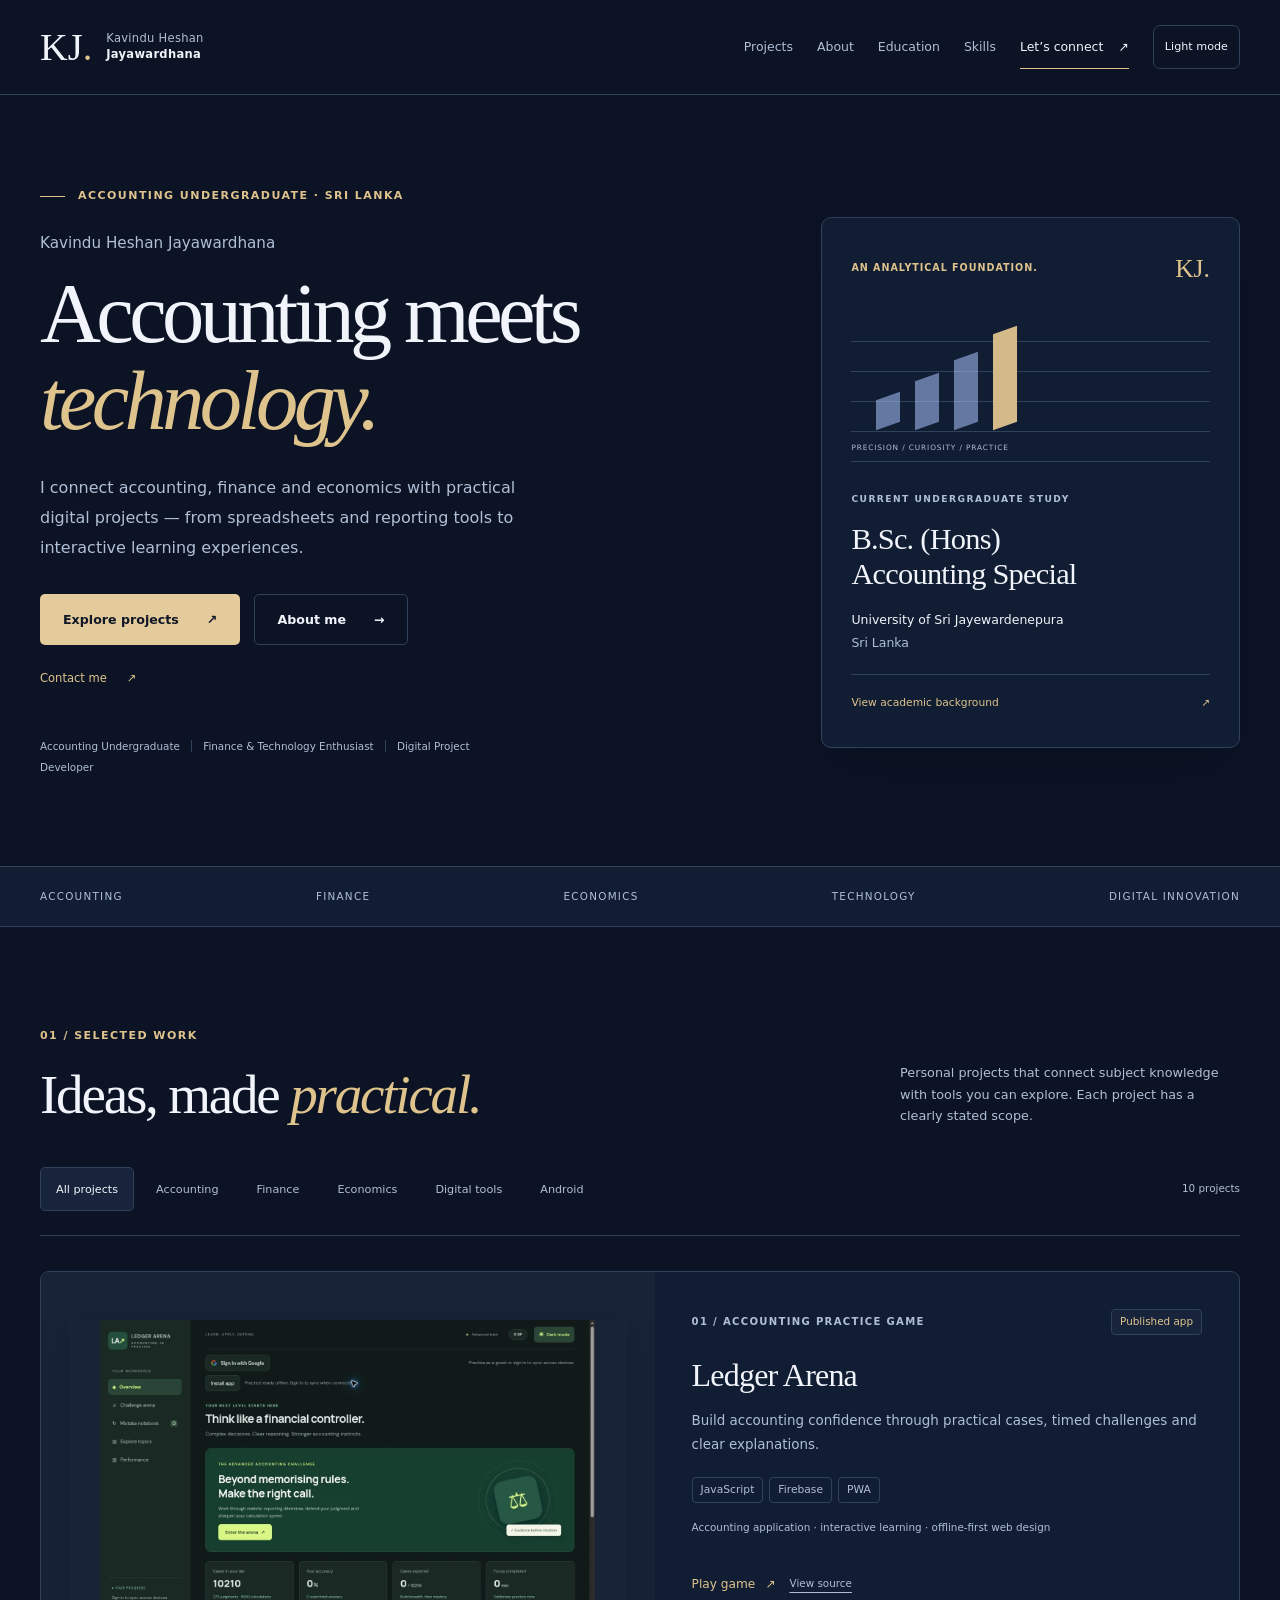
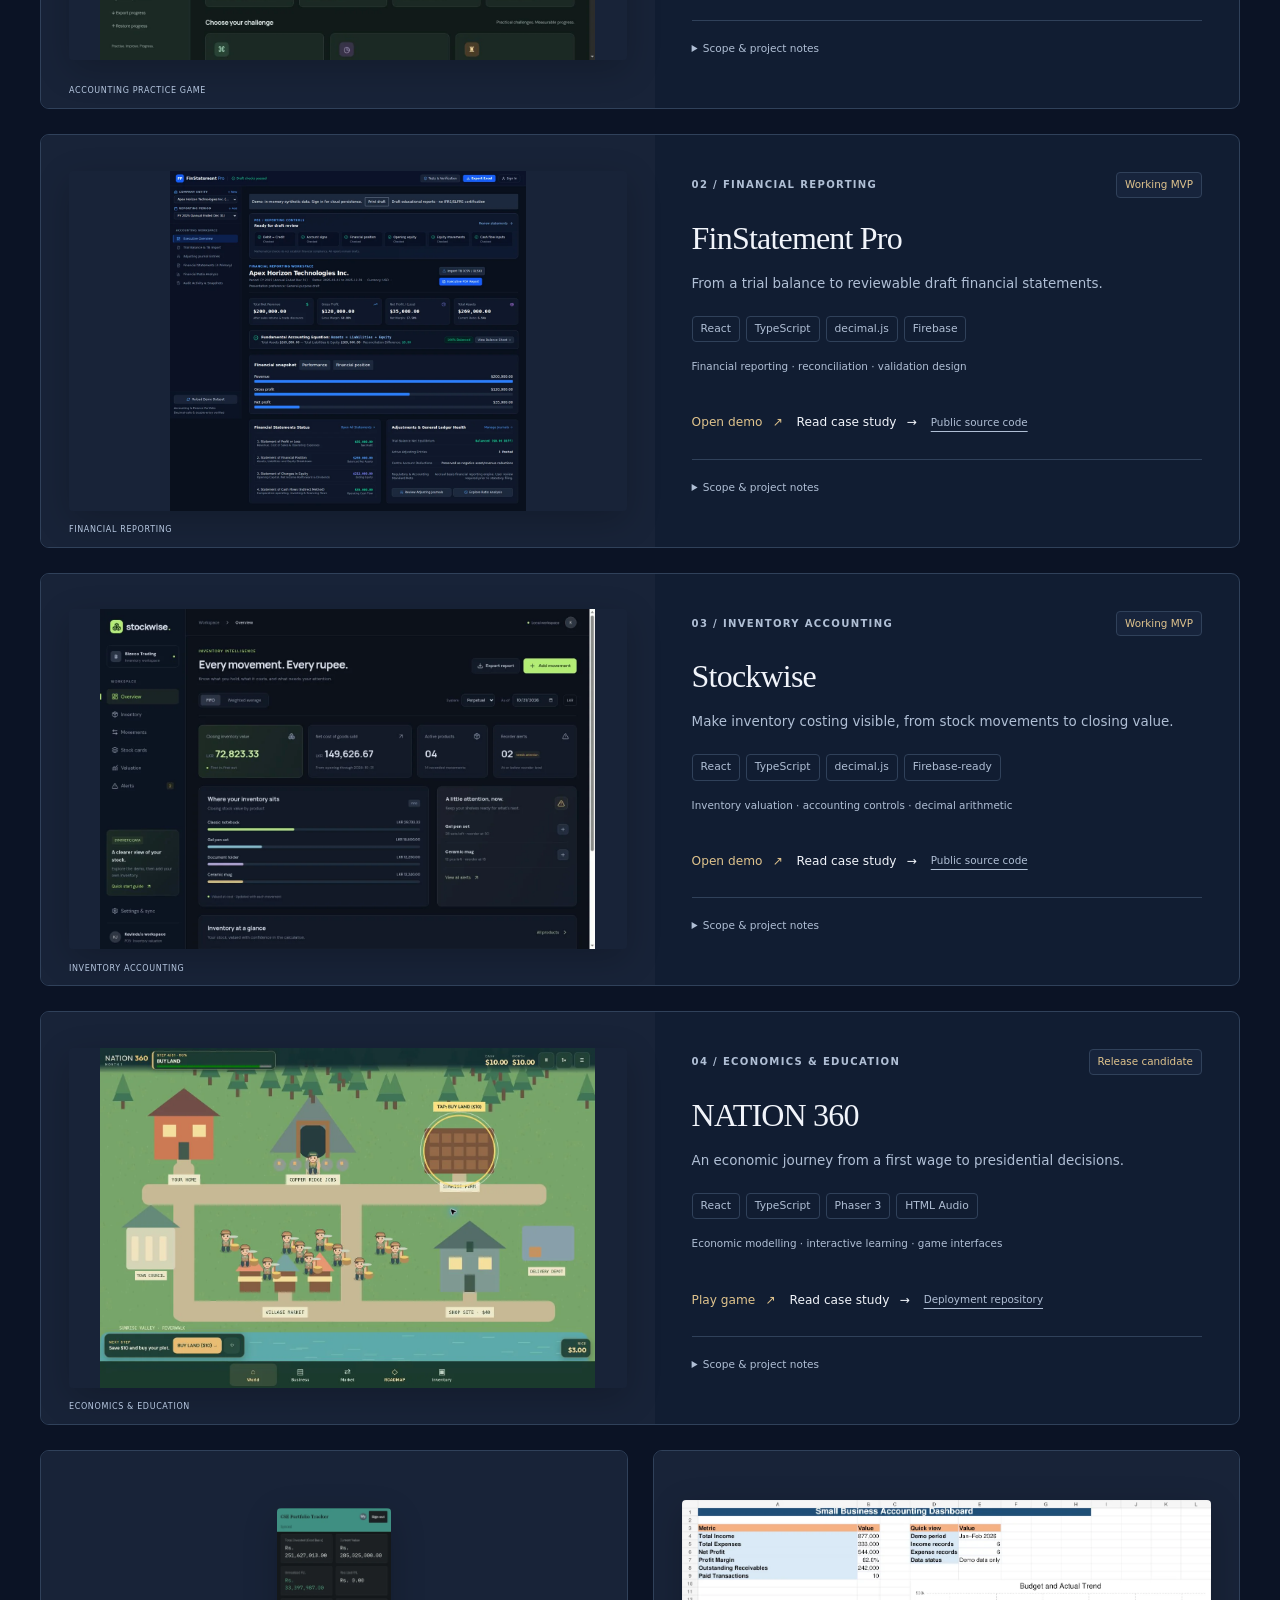
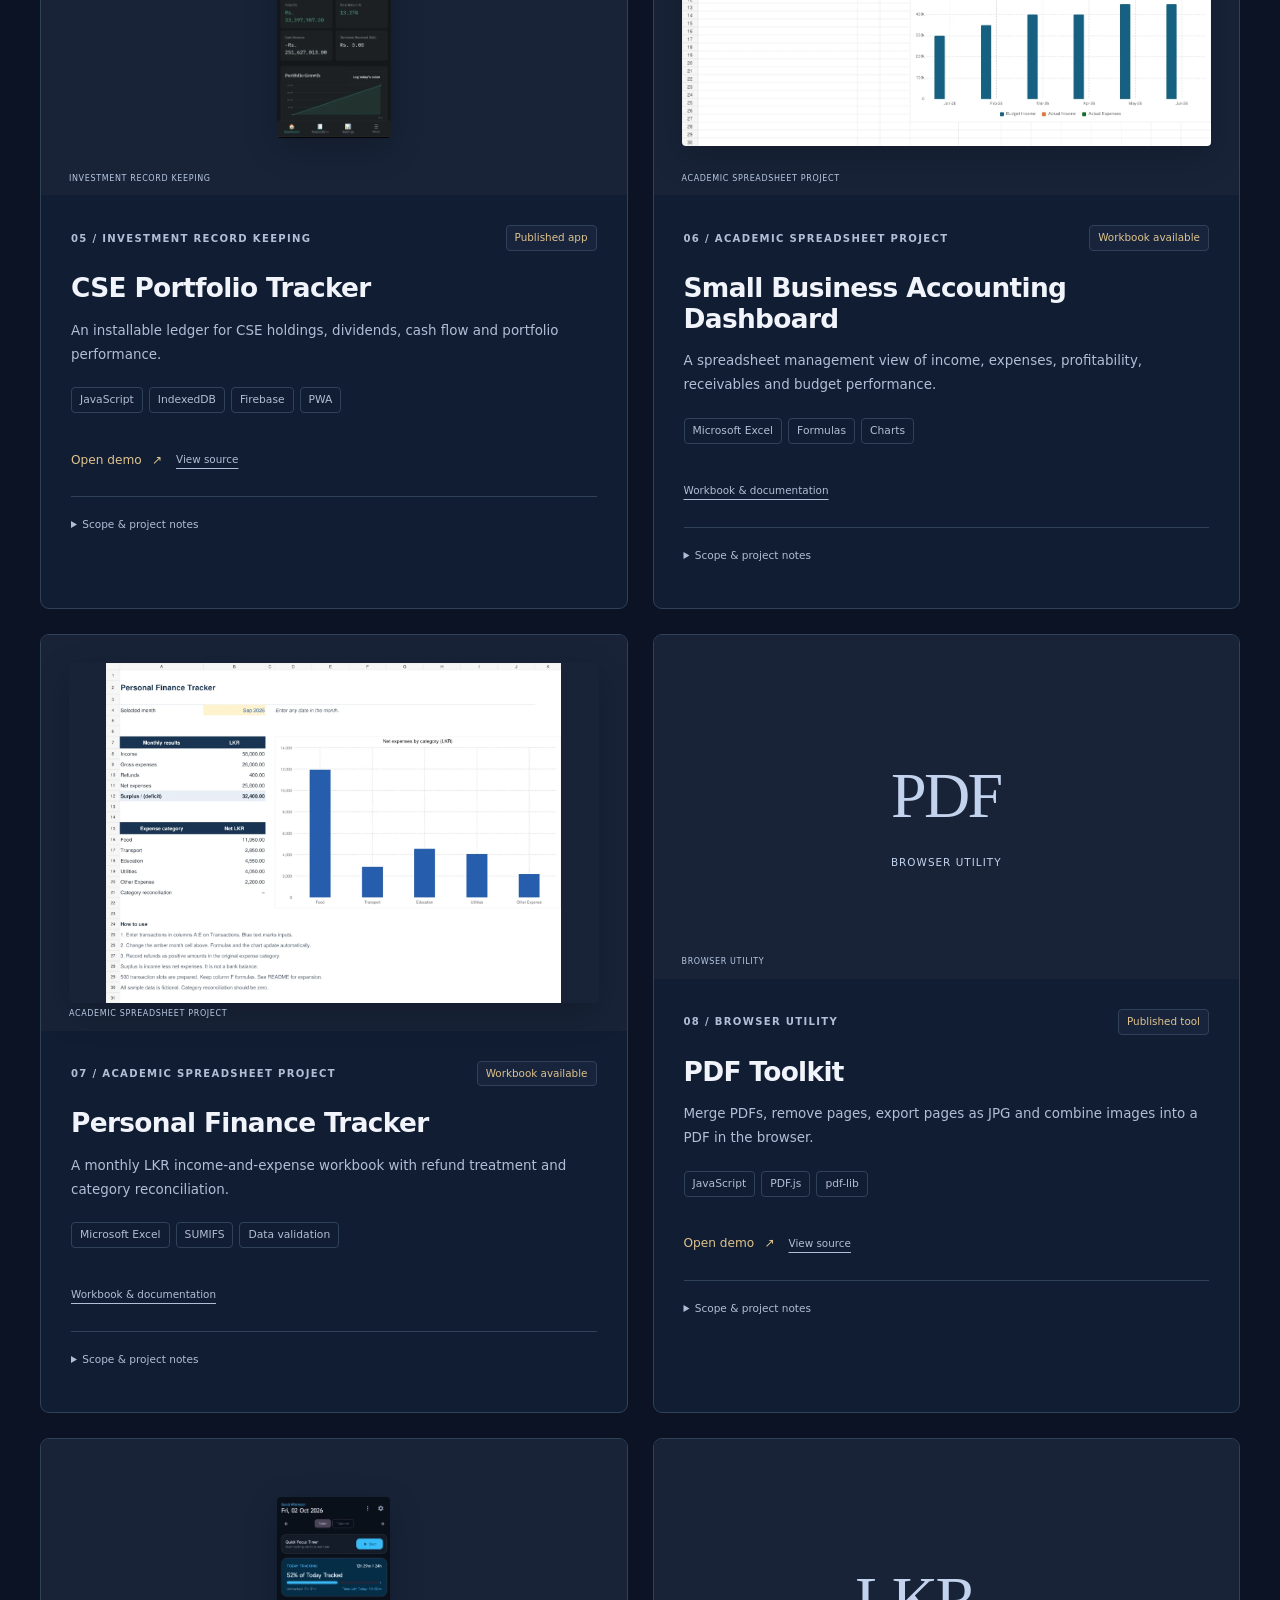
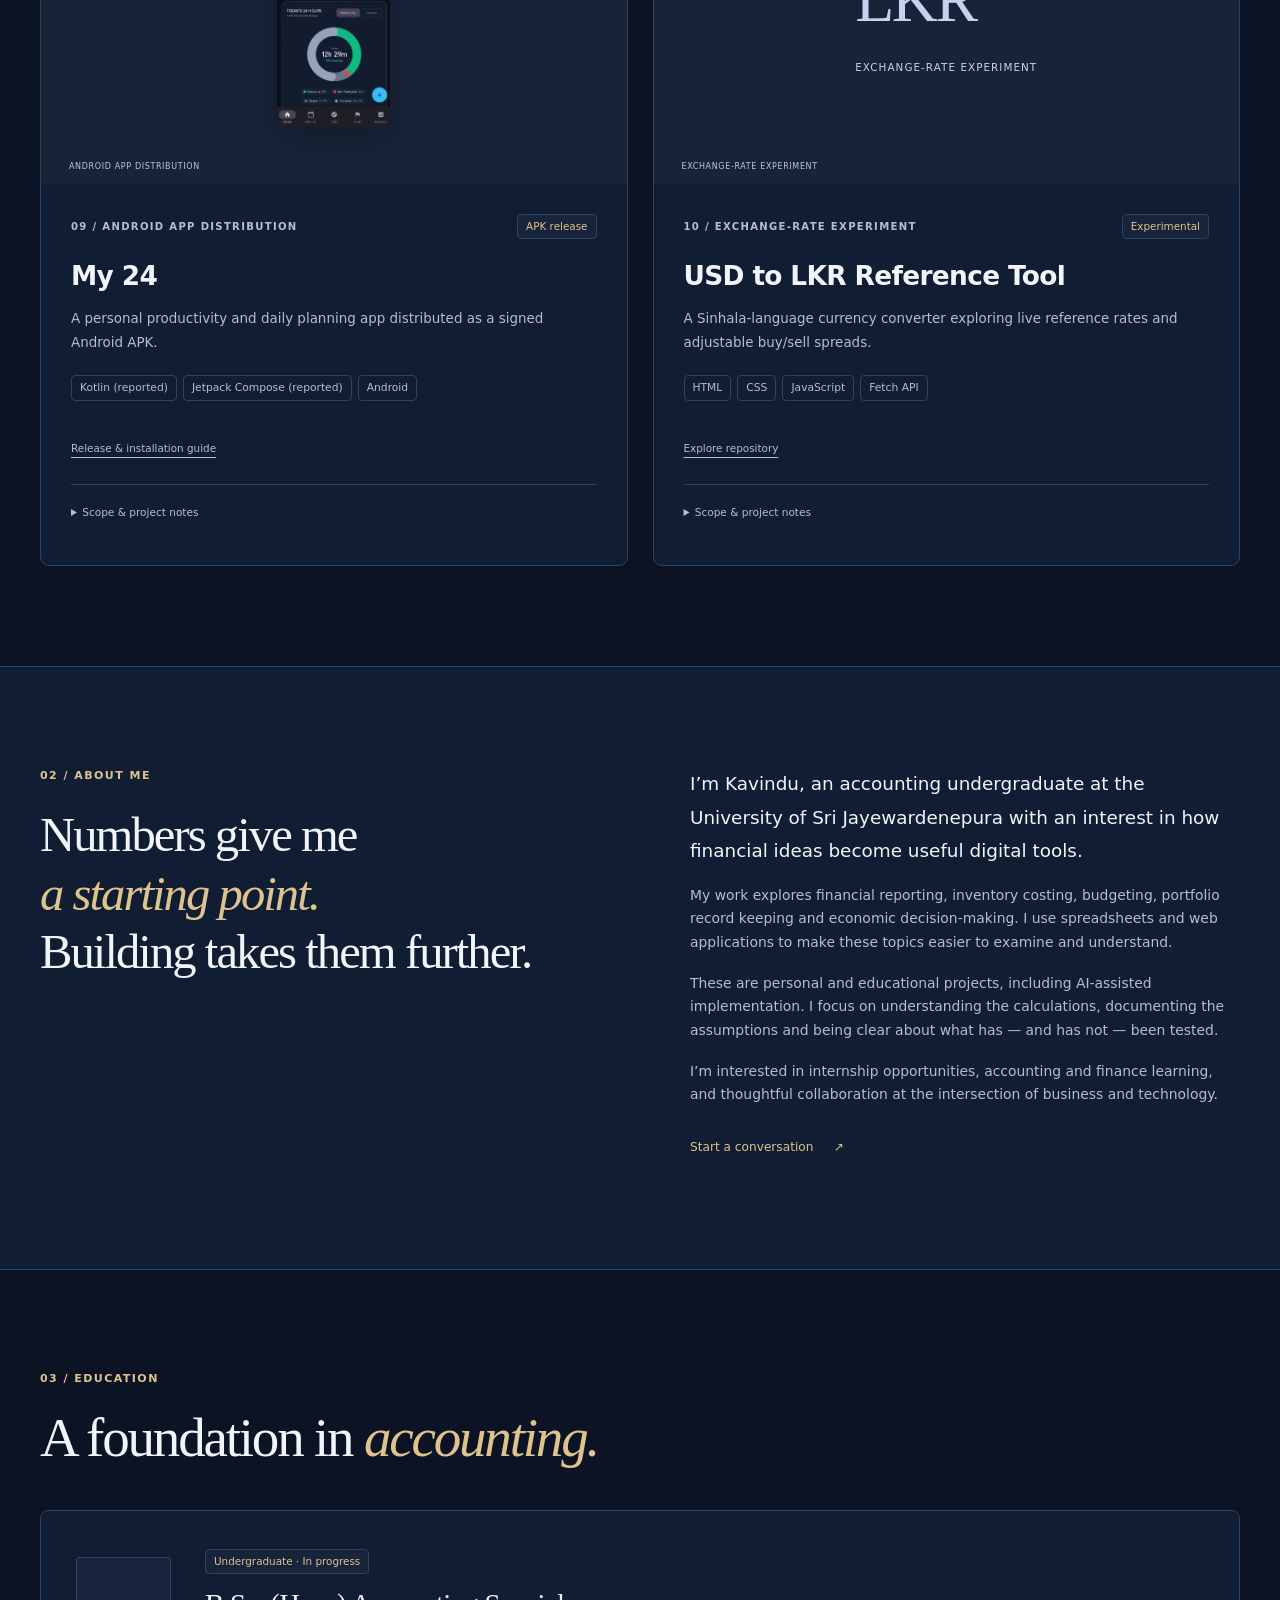
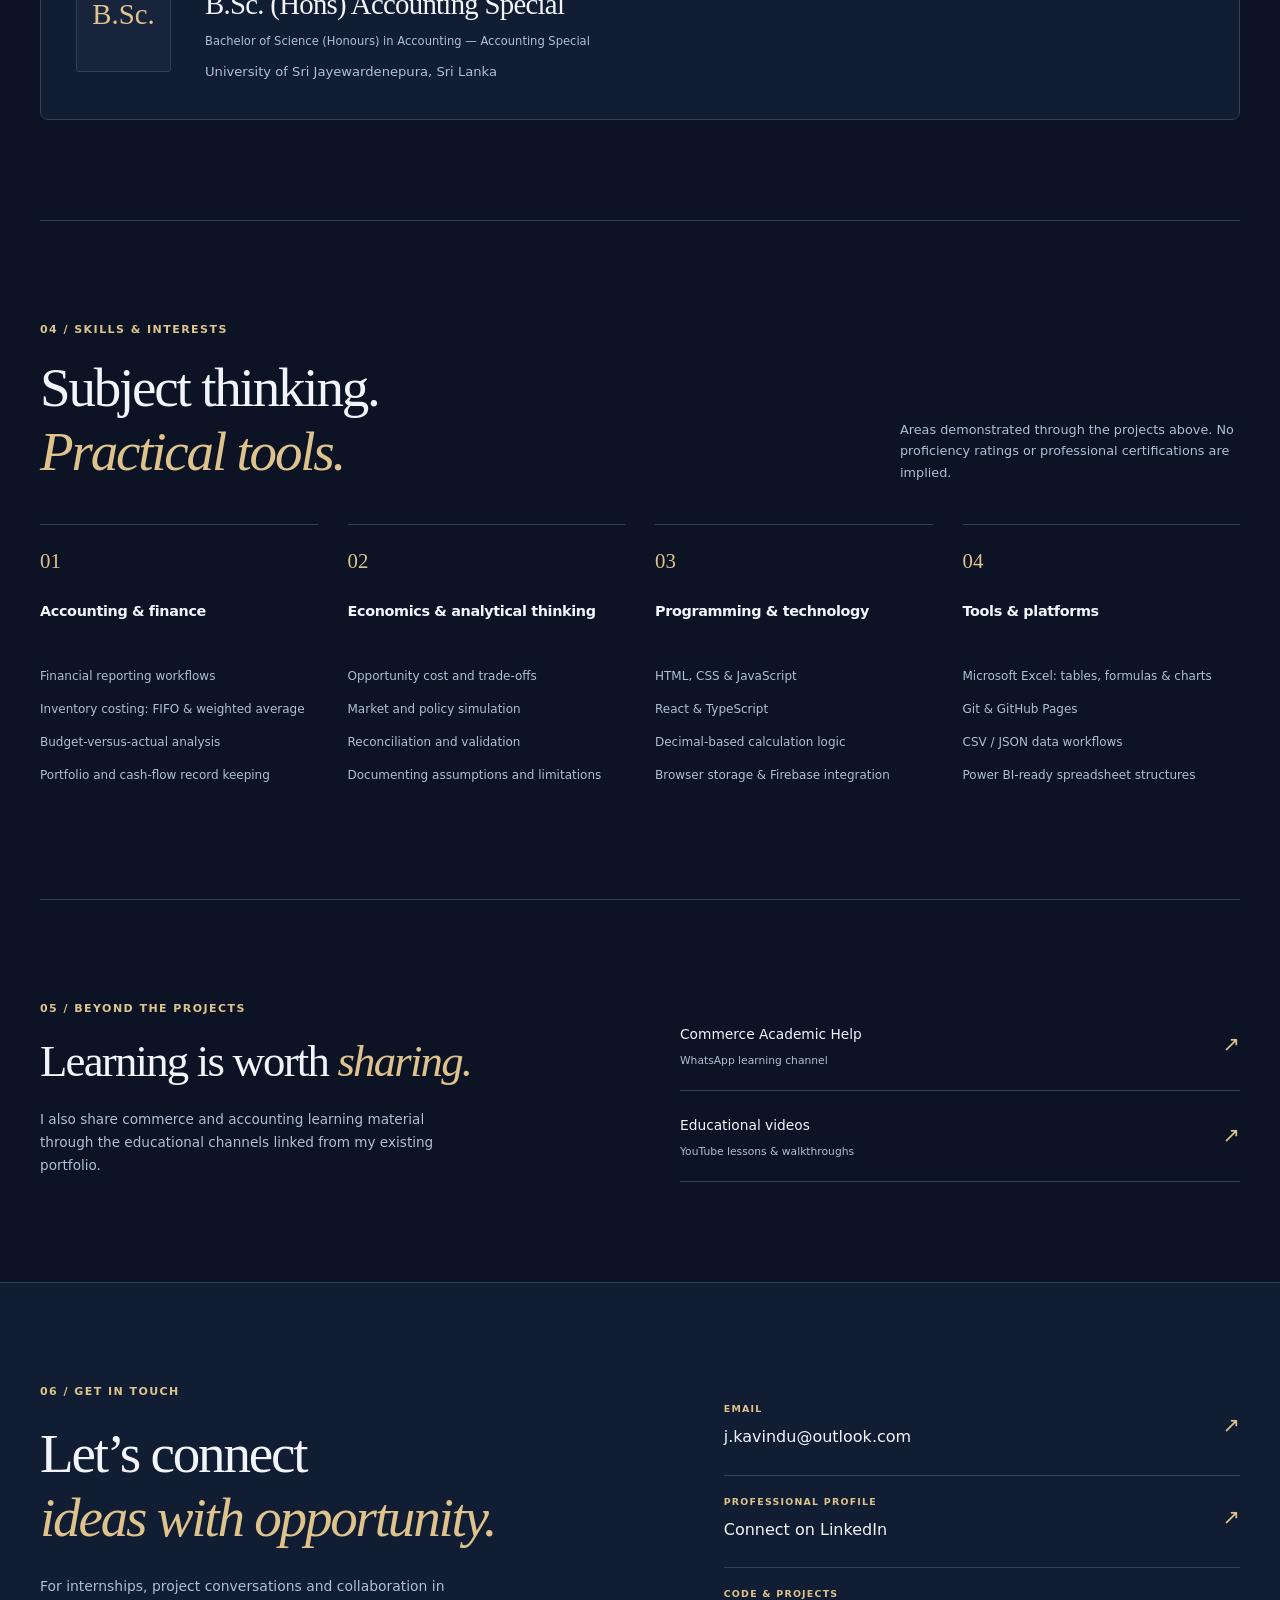
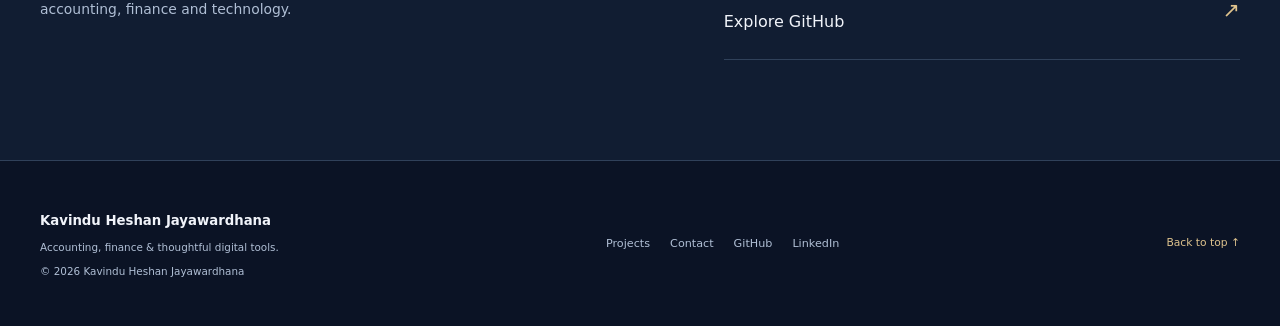
<file: index.html>
<!doctype html>
<html lang="en">
<head>
<meta charset="utf-8">
<meta name="viewport" content="width=device-width, initial-scale=1, viewport-fit=cover">
<meta name="theme-color" content="#0b1325">
<title>Kavindu Heshan Jayawardhana | Accounting &amp; Technology Portfolio</title>
<meta name="description" content="Accounting undergraduate at the University of Sri Jayewardenepura. Explore Kavindu Heshan Jayawardhana’s finance tools, economics games and digital projects.">
<meta name="author" content="Kavindu Heshan Jayawardhana">
<meta name="robots" content="index, follow, max-image-preview:large">
<link rel="canonical" href="https://j-kavindu.github.io/">
<link rel="icon" href="/favicon.svg" type="image/svg+xml">
<meta property="og:type" content="website">
<meta property="og:title" content="Kavindu Heshan Jayawardhana | Accounting &amp; Technology Portfolio">
<meta property="og:description" content="Accounting undergraduate at the University of Sri Jayewardenepura. Explore Kavindu Heshan Jayawardhana’s finance tools, economics games and digital projects.">
<meta property="og:url" content="https://j-kavindu.github.io/">
<meta property="og:site_name" content="Kavindu Heshan Jayawardhana">
<meta property="og:image" content="https://j-kavindu.github.io/social-preview.png">
<meta property="og:image:width" content="1200">
<meta property="og:image:height" content="630">
<meta property="og:image:alt" content="Kavindu Heshan Jayawardhana — Accounting meets technology. Accounting undergraduate at the University of Sri Jayewardenepura.">
<meta name="twitter:card" content="summary_large_image">
<meta name="twitter:title" content="Kavindu Heshan Jayawardhana | Accounting &amp; Technology Portfolio">
<meta name="twitter:description" content="Accounting undergraduate at the University of Sri Jayewardenepura. Explore Kavindu Heshan Jayawardhana’s finance tools, economics games and digital projects.">
<meta name="twitter:image" content="https://j-kavindu.github.io/social-preview.png">
<meta name="twitter:image:alt" content="Accounting meets technology — Kavindu Heshan Jayawardhana">
<link rel="stylesheet" href="/portfolio.css">
<script src="/portfolio.js" defer></script>
<script type="application/ld+json">{"@context": "https://schema.org", "@graph": [{"@type": "Person", "@id": "https://j-kavindu.github.io/#person", "name": "Kavindu Heshan Jayawardhana", "url": "https://j-kavindu.github.io/", "jobTitle": "Accounting Undergraduate", "description": "Accounting undergraduate and digital project developer in Sri Lanka. Studying B.Sc. (Hons) Accounting Special at the University of Sri Jayewardenepura.", "affiliation": {"@type": "CollegeOrUniversity", "name": "University of Sri Jayewardenepura", "description": "Current undergraduate study in Accounting Special, Sri Lanka"}, "sameAs": ["https://github.com/j-kavindu", "https://www.linkedin.com/in/jkavindu/"], "knowsAbout": ["Accounting", "Financial reporting", "Inventory valuation", "Finance", "Economics", "Microsoft Excel", "TypeScript", "Web applications"]}, {"@type": "WebSite", "@id": "https://j-kavindu.github.io/#website", "url": "https://j-kavindu.github.io/", "name": "Kavindu Heshan Jayawardhana — Accounting & Technology Portfolio", "publisher": {"@id": "https://j-kavindu.github.io/#person"}}, {"@type": "ProfilePage", "@id": "https://j-kavindu.github.io/#profile", "url": "https://j-kavindu.github.io/", "name": "Kavindu Heshan Jayawardhana — Accounting Undergraduate & Digital Project Developer", "mainEntity": {"@id": "https://j-kavindu.github.io/#person"}}]}</script>
</head><body>
<a class="skip-link" href="#main">Skip to main content</a>
<header class="site-header"><div class="shell header-inner">
<a class="brand" href="#top" aria-label="Kavindu Heshan Jayawardhana, home"><span class="monogram" aria-hidden="true">KJ<span>.</span></span><span class="brand-name">Kavindu Heshan<br><strong>Jayawardhana</strong></span></a>
<div class="header-controls"><button class="theme-toggle" type="button" aria-label="Switch to light theme" aria-pressed="false" hidden>Light mode</button><button class="menu-toggle" type="button" aria-controls="primary-nav" aria-expanded="false" hidden>Menu <span aria-hidden="true">☰</span></button></div>
<nav id="primary-nav" class="primary-nav" aria-label="Main navigation"><a href="#work">Projects</a><a href="#about">About</a><a href="#education">Education</a><a href="#skills">Skills</a><a class="nav-contact" href="#contact">Let’s connect <span aria-hidden="true">↗</span></a></nav>
</div></header><main id="main"><section class="hero shell" id="top"><div class="hero-copy"><p class="eyebrow hero-label"><span class="small-line"></span> Accounting undergraduate · Sri Lanka</p><p class="hero-name">Kavindu Heshan Jayawardhana</p><h1>Accounting meets<br><em>technology.</em></h1><p class="hero-intro">I connect accounting, finance and economics with practical digital projects — from spreadsheets and reporting tools to interactive learning experiences.</p><div class="hero-actions"><a class="button primary" href="#work">Explore projects <span aria-hidden="true">↗</span></a><a class="button quiet" href="#about">About me <span aria-hidden="true">→</span></a></div><p class="hero-contact"><a class="text-link" href="#contact">Contact me <span aria-hidden="true">↗</span></a></p><p class="hero-identity">Accounting Undergraduate <span>Finance &amp; Technology Enthusiast</span> Digital Project Developer</p></div>
<aside class="academic-card" aria-label="Academic profile"><div class="academic-card-top"><span class="eyebrow">An analytical foundation.</span><span class="card-mark" aria-hidden="true">KJ.</span></div><div class="academic-art" aria-hidden="true"><div class="art-column c1"></div><div class="art-column c2"></div><div class="art-column c3"></div><div class="art-column c4"></div><span class="art-rule"></span><span class="art-caption">PRECISION / CURIOSITY / PRACTICE</span></div><p class="academic-status">CURRENT UNDERGRADUATE STUDY</p><h2>B.Sc. (Hons)<br>Accounting Special</h2><p>University of Sri Jayewardenepura<br><span>Sri Lanka</span></p><a href="#education">View academic background <span aria-hidden="true">↗</span></a></aside></section>
<div class="discipline-strip"><div class="shell"><span>Accounting</span><span>Finance</span><span>Economics</span><span>Technology</span><span>Digital innovation</span></div></div><section class="section shell" id="work" aria-labelledby="work-title"><div class="section-heading"><div><p class="eyebrow">01 / Selected work</p><h2 id="work-title">Ideas, made <em>practical.</em></h2></div><p>Personal projects that connect subject knowledge with tools you can explore. Each project has a clearly stated scope.</p></div><div class="project-toolbar"><div class="filters" role="group" aria-label="Filter projects" hidden><button type="button" data-filter="all" aria-pressed="true">All projects</button><button type="button" data-filter="accounting" aria-pressed="false">Accounting</button><button type="button" data-filter="finance" aria-pressed="false">Finance</button><button type="button" data-filter="economics" aria-pressed="false">Economics</button><button type="button" data-filter="tools" aria-pressed="false">Digital tools</button><button type="button" data-filter="android" aria-pressed="false">Android</button></div><p id="filter-status" class="filter-status" role="status" aria-live="polite">10 projects</p></div><div class="projects-grid"><article class="project-card featured-card" data-project data-category="accounting" id="ledger-arena">
<div class="project-media"><img src="/project-ledger-arena.webp" alt="Ledger Arena in dark mode showing accounting practice challenges, Google sign-in and install controls" loading="lazy" decoding="async" width="1348" height="926" class=""><span class="media-caption">Accounting practice game</span></div>
<div class="project-copy"><div class="project-topline"><span class="eyebrow">01 / Accounting practice game</span><span class="badge status">Published app</span></div><h3>Ledger Arena</h3><p class="project-summary">Build accounting confidence through practical cases, timed challenges and clear explanations.</p>
<div class="tags"><span class="badge ">JavaScript</span><span class="badge ">Firebase</span><span class="badge ">PWA</span></div>
<p class="project-skills">Accounting application · interactive learning · offline-first web design</p>
<div class="project-links"><a class="text-link" href="https://j-kavindu.github.io/ledger-arena/">Play game <span aria-hidden="true">↗</span></a><a class="repo-link" href="https://github.com/j-kavindu/ledger-arena">View source</a></div><details class="project-notes"><summary>Scope &amp; project notes</summary><ul><li>10,210 practice cases, including numerical variants, across accounting topics</li><li>Google sign-in with private progress synchronization between devices</li><li>Installable web app with offline practice and a saved light/dark theme</li></ul><p>The question bank includes repeated numerical methods with different facts. Real two-device account acceptance and physical-device installation remain pending. Guest progress stays local.</p></details></div></article><article class="project-card featured-card" data-project data-category="accounting" id="finstatement-pro">
<div class="project-media"><img src="/project-finstatement.webp" alt="FinStatement Pro dashboard with synthetic reporting figures and validation controls" loading="lazy" decoding="async" width="1046" height="1000" class=""><span class="media-caption">Financial reporting</span></div>
<div class="project-copy"><div class="project-topline"><span class="eyebrow">02 / Financial reporting</span><span class="badge status">Working MVP</span></div><h3>FinStatement Pro</h3><p class="project-summary">From a trial balance to reviewable draft financial statements.</p>
<div class="tags"><span class="badge ">React</span><span class="badge ">TypeScript</span><span class="badge ">decimal.js</span><span class="badge ">Firebase</span></div>
<p class="project-skills">Financial reporting · reconciliation · validation design</p>
<div class="project-links"><a class="text-link" href="https://j-kavindu.github.io/finstatement-pro/">Open demo <span aria-hidden="true">↗</span></a><a class="text-link secondary" href="/project-finstatement-pro.html">Read case study <span aria-hidden="true">→</span></a><a class="repo-link" href="https://github.com/j-kavindu/finstatement-pro">Public source code</a></div><details class="project-notes"><summary>Scope &amp; project notes</summary><ul><li>CSV and Excel trial-balance imports with account mapping</li><li>Balanced adjusting journals and opening-equity reconciliation</li><li>Draft financial statements with PDF, Excel and CSV exports</li></ul><p>Synthetic demo data. Reports remain drafts. Firebase is optional and is not configured in the public demo. Cash-flow reporting requires comparative balances and supplementary movements.</p></details></div></article><article class="project-card featured-card" data-project data-category="accounting" id="stockwise">
<div class="project-media"><img src="/project-stockwise.webp" alt="Stockwise inventory dashboard showing synthetic stock valuation, cost of goods sold and product movements" loading="lazy" decoding="async" width="1348" height="926" class=""><span class="media-caption">Inventory accounting</span></div>
<div class="project-copy"><div class="project-topline"><span class="eyebrow">03 / Inventory accounting</span><span class="badge status">Working MVP</span></div><h3>Stockwise</h3><p class="project-summary">Make inventory costing visible, from stock movements to closing value.</p>
<div class="tags"><span class="badge ">React</span><span class="badge ">TypeScript</span><span class="badge ">decimal.js</span><span class="badge ">Firebase-ready</span></div>
<p class="project-skills">Inventory valuation · accounting controls · decimal arithmetic</p>
<div class="project-links"><a class="text-link" href="https://j-kavindu.github.io/p05-inventory-valuation/">Open demo <span aria-hidden="true">↗</span></a><a class="text-link secondary" href="/project-stockwise.html">Read case study <span aria-hidden="true">→</span></a><a class="repo-link" href="https://github.com/j-kavindu/p05-inventory-valuation">Public source code</a></div><details class="project-notes"><summary>Scope &amp; project notes</summary><ul><li>FIFO and weighted average under periodic and perpetual systems</li><li>Linked purchase and sales returns with quantity checks</li><li>Stock cards, low-stock alerts and CSV/JSON export</li></ul><p>A single-period, single-warehouse costing MVP using synthetic LKR data. Public demo data stays in local storage. Live cloud acceptance and full mobile testing remain pending.</p></details></div></article><article class="project-card featured-card" data-project data-category="economics" id="nation360">
<div class="project-media"><img src="/project-nation360.webp" alt="NATION 360 village gameplay after the first mining shift pays ten dollars" loading="lazy" decoding="async" width="1363" height="936" class=""><span class="media-caption">Economics &amp; education</span></div>
<div class="project-copy"><div class="project-topline"><span class="eyebrow">04 / Economics &amp; education</span><span class="badge status">Release candidate</span></div><h3>NATION 360</h3><p class="project-summary">An economic journey from a first wage to presidential decisions.</p>
<div class="tags"><span class="badge ">React</span><span class="badge ">TypeScript</span><span class="badge ">Phaser 3</span><span class="badge ">HTML Audio</span></div>
<p class="project-skills">Economic modelling · interactive learning · game interfaces</p>
<div class="project-links"><a class="text-link" href="https://j-kavindu.github.io/nation360/">Play game <span aria-hidden="true">↗</span></a><a class="text-link secondary" href="/project-nation360.html">Read case study <span aria-hidden="true">→</span></a><a class="repo-link" href="https://github.com/j-kavindu/nation360">Deployment repository</a></div><details class="project-notes"><summary>Scope &amp; project notes</summary><ul><li>Manual wage shifts, farming and business progression</li><li>Budget, debt, foreign-exchange and Balance of Payments systems</li><li>Browser saves, task animation and original supplied theme music</li></ul><p>Version 1.0.1 release candidate. The public repository contains deployment assets, not the editable TypeScript project. Full mobile and physical-device acceptance remain pending.</p></details></div></article><article class="project-card " data-project data-category="finance" id="cse">
<div class="project-media"><img src="/project-cse.webp" alt="CSE Portfolio Tracker mobile dashboard with sample holdings and manually entered prices" loading="lazy" decoding="async" width="495" height="1000" class="portrait-image"><span class="media-caption">Investment record keeping</span></div>
<div class="project-copy"><div class="project-topline"><span class="eyebrow">05 / Investment record keeping</span><span class="badge status">Published app</span></div><h3>CSE Portfolio Tracker</h3><p class="project-summary">An installable ledger for CSE holdings, dividends, cash flow and portfolio performance.</p>
<div class="tags"><span class="badge ">JavaScript</span><span class="badge ">IndexedDB</span><span class="badge ">Firebase</span><span class="badge ">PWA</span></div>

<div class="project-links"><a class="text-link" href="https://j-kavindu.github.io/cse-portfolio-tracker/">Open demo <span aria-hidden="true">↗</span></a><a class="repo-link" href="https://github.com/j-kavindu/cse-portfolio-tracker">View source</a></div><details class="project-notes"><summary>Scope &amp; project notes</summary><ul><li>Weighted-average cost and realized/unrealized results</li><li>Manual prices, dividends and cash adjustments</li><li>IndexedDB cache with Firebase account-sync integration</li></ul><p>Prices are entered manually. This is a portfolio ledger; live market-data feeds and trading are outside its scope.</p></details></div></article><article class="project-card " data-project data-category="accounting" id="business-dashboard">
<div class="project-media"><img src="/project-business.webp" alt="Excel small business dashboard with synthetic income, expense and budget figures" loading="lazy" decoding="async" width="1337" height="620" class=""><span class="media-caption">Academic spreadsheet project</span></div>
<div class="project-copy"><div class="project-topline"><span class="eyebrow">06 / Academic spreadsheet project</span><span class="badge status">Workbook available</span></div><h3>Small Business Accounting Dashboard</h3><p class="project-summary">A spreadsheet management view of income, expenses, profitability, receivables and budget performance.</p>
<div class="tags"><span class="badge ">Microsoft Excel</span><span class="badge ">Formulas</span><span class="badge ">Charts</span></div>

<div class="project-links"><a class="repo-link" href="https://github.com/j-kavindu/small-business-accounting-dashboard">Workbook &amp; documentation</a></div><details class="project-notes"><summary>Scope &amp; project notes</summary><ul><li>Transaction register and customer analysis</li><li>Monthly budget-versus-actual formulas</li><li>Excel tables prepared for a later Power BI model</li></ul><p>Fictional demonstration records. A Power BI-ready data structure is included; no Power BI report file was found.</p></details></div></article><article class="project-card " data-project data-category="finance" id="personal-finance">
<div class="project-media"><img src="/project-finance.webp" alt="Personal finance Excel dashboard summarizing fictional monthly LKR transactions" loading="lazy" decoding="async" width="1338" height="1000" class=""><span class="media-caption">Academic spreadsheet project</span></div>
<div class="project-copy"><div class="project-topline"><span class="eyebrow">07 / Academic spreadsheet project</span><span class="badge status">Workbook available</span></div><h3>Personal Finance Tracker</h3><p class="project-summary">A monthly LKR income-and-expense workbook with refund treatment and category reconciliation.</p>
<div class="tags"><span class="badge ">Microsoft Excel</span><span class="badge ">SUMIFS</span><span class="badge ">Data validation</span></div>

<div class="project-links"><a class="repo-link" href="https://github.com/j-kavindu/personal-finance-tracker">Workbook &amp; documentation</a></div><details class="project-notes"><summary>Scope &amp; project notes</summary><ul><li>Structured transaction table with entry validation</li><li>Monthly SUMIFS summaries and category chart</li><li>Documented fictional examples and calculation checks</li></ul><p>A cash-flow summary, not a bank-balance model. Native Microsoft Excel desktop compatibility has not been independently tested.</p></details></div></article><article class="project-card " data-project data-category="tools" id="pdf-toolkit">
<div class="project-media"><div class="project-symbol" aria-hidden="true">PDF<span>Browser utility</span></div><span class="media-caption">Browser utility</span></div>
<div class="project-copy"><div class="project-topline"><span class="eyebrow">08 / Browser utility</span><span class="badge status">Published tool</span></div><h3>PDF Toolkit</h3><p class="project-summary">Merge PDFs, remove pages, export pages as JPG and combine images into a PDF in the browser.</p>
<div class="tags"><span class="badge ">JavaScript</span><span class="badge ">PDF.js</span><span class="badge ">pdf-lib</span></div>

<div class="project-links"><a class="text-link" href="https://j-kavindu.github.io/pdf-toolkit/">Open demo <span aria-hidden="true">↗</span></a><a class="repo-link" href="https://github.com/j-kavindu/j-kavindu.github.io/tree/main/pdf-toolkit">View source</a></div><details class="project-notes"><summary>Scope &amp; project notes</summary><ul><li>PDF merging and selected-page removal</li><li>PDF-to-JPG and image-to-PDF conversion</li><li>Files processed locally in the browser</li></ul><p>Documents are processed on the device. PDF libraries load from public CDNs; large files are limited by available browser memory.</p></details></div></article><article class="project-card " data-project data-category="android" id="my24">
<div class="project-media"><img src="/project-my24.webp" alt="My 24 Android home screen supplied by the developer" loading="lazy" decoding="async" width="490" height="1000" class="portrait-image"><span class="media-caption">Android app distribution</span></div>
<div class="project-copy"><div class="project-topline"><span class="eyebrow">09 / Android app distribution</span><span class="badge status">APK release</span></div><h3>My 24</h3><p class="project-summary">A personal productivity and daily planning app distributed as a signed Android APK.</p>
<div class="tags"><span class="badge ">Kotlin (reported)</span><span class="badge ">Jetpack Compose (reported)</span><span class="badge ">Android</span></div>

<div class="project-links"><a class="repo-link" href="https://github.com/j-kavindu/my24">Release &amp; installation guide</a></div><details class="project-notes"><summary>Scope &amp; project notes</summary><ul><li>Home, analytics and goals screens in supplied screenshots</li><li>Banner and rewarded advertising reported by the developer</li><li>Public release and installation documentation</li></ul><p>The public repository distributes the binary and documentation; Kotlin source is not included. No independent device test or advertising/privacy certification is claimed.</p></details></div></article><article class="project-card " data-project data-category="finance tools" id="exchange-rate">
<div class="project-media"><div class="project-symbol" aria-hidden="true">LKR<span>Exchange-rate experiment</span></div><span class="media-caption">Exchange-rate experiment</span></div>
<div class="project-copy"><div class="project-topline"><span class="eyebrow">10 / Exchange-rate experiment</span><span class="badge status">Experimental</span></div><h3>USD to LKR Reference Tool</h3><p class="project-summary">A Sinhala-language currency converter exploring live reference rates and adjustable buy/sell spreads.</p>
<div class="tags"><span class="badge ">HTML</span><span class="badge ">CSS</span><span class="badge ">JavaScript</span><span class="badge ">Fetch API</span></div>

<div class="project-links"><a class="repo-link" href="https://github.com/j-kavindu/usd-lkr-rate">Explore repository</a></div><details class="project-notes"><summary>Scope &amp; project notes</summary><ul><li>Currency selection and conversion</li><li>Fallback rate-provider requests</li><li>Adjustable indicative spread</li></ul><p>The published page is reachable, but rate-provider accuracy and availability have not been accepted in this audit. Presented as an experiment; open the repository for details.</p></details></div></article></div><noscript><p>All projects are shown. Category filtering and theme switching require JavaScript; every project link works without it.</p></noscript></section><section class="about-section" id="about"><div class="shell section about-grid"><div><p class="eyebrow">02 / About me</p><h2>Numbers give me<br><em>a starting point.</em><br>Building takes them further.</h2></div><div class="about-copy"><p class="lead">I’m Kavindu, an accounting undergraduate at the University of Sri Jayewardenepura with an interest in how financial ideas become useful digital tools.</p><p>My work explores financial reporting, inventory costing, budgeting, portfolio record keeping and economic decision-making. I use spreadsheets and web applications to make these topics easier to examine and understand.</p><p>These are personal and educational projects, including AI-assisted implementation. I focus on understanding the calculations, documenting the assumptions and being clear about what has — and has not — been tested.</p><p>I’m interested in internship opportunities, accounting and finance learning, and thoughtful collaboration at the intersection of business and technology.</p><a class="text-link" href="#contact">Start a conversation <span aria-hidden="true">↗</span></a></div></div></section>
<section class="section shell" id="education"><div class="section-heading"><div><p class="eyebrow">03 / Education</p><h2>A foundation in <em>accounting.</em></h2></div></div><article class="education-card"><span class="education-icon" aria-hidden="true">B.Sc.</span><div><span class="badge status">Undergraduate · In progress</span><h3>B.Sc. (Hons) Accounting Special</h3><p class="degree-long">Bachelor of Science (Honours) in Accounting — Accounting Special</p><p>University of Sri Jayewardenepura, Sri Lanka</p></div></article></section>
<section class="section shell skills-section" id="skills"><div class="section-heading"><div><p class="eyebrow">04 / Skills &amp; interests</p><h2>Subject thinking.<br><em>Practical tools.</em></h2></div><p>Areas demonstrated through the projects above. No proficiency ratings or professional certifications are implied.</p></div><div class="skills-grid"><article class="skill-group"><span class="skill-number">01</span><h3>Accounting & finance</h3><ul><li>Financial reporting workflows</li><li>Inventory costing: FIFO & weighted average</li><li>Budget-versus-actual analysis</li><li>Portfolio and cash-flow record keeping</li></ul></article><article class="skill-group"><span class="skill-number">02</span><h3>Economics & analytical thinking</h3><ul><li>Opportunity cost and trade-offs</li><li>Market and policy simulation</li><li>Reconciliation and validation</li><li>Documenting assumptions and limitations</li></ul></article><article class="skill-group"><span class="skill-number">03</span><h3>Programming & technology</h3><ul><li>HTML, CSS & JavaScript</li><li>React & TypeScript</li><li>Decimal-based calculation logic</li><li>Browser storage & Firebase integration</li></ul></article><article class="skill-group"><span class="skill-number">04</span><h3>Tools & platforms</h3><ul><li>Microsoft Excel: tables, formulas & charts</li><li>Git & GitHub Pages</li><li>CSV / JSON data workflows</li><li>Power BI-ready spreadsheet structures</li></ul></article></div></section>
<section class="section shell community-section" id="volunteer"><div class="community-copy"><p class="eyebrow">05 / Beyond the projects</p><h2>Learning is worth <em>sharing.</em></h2><p>I also share commerce and accounting learning material through the educational channels linked from my existing portfolio.</p></div><div class="community-links"><a href="https://whatsapp.com/channel/0029VbCz3vvBA1f11d2qRs2r"><span><strong>Commerce Academic Help</strong><small>WhatsApp learning channel</small></span><span aria-hidden="true">↗</span></a><a href="https://youtube.com/@wanijalk"><span><strong>Educational videos</strong><small>YouTube lessons &amp; walkthroughs</small></span><span aria-hidden="true">↗</span></a></div></section>
<section class="contact-section" id="contact"><div class="shell section contact-grid"><div><p class="eyebrow">06 / Get in touch</p><h2>Let’s connect<br><em>ideas with opportunity.</em></h2><p>For internships, project conversations and collaboration in accounting, finance and technology.</p></div><div class="contact-links"><a href="mailto:j.kavindu@outlook.com"><span class="eyebrow">Email</span><strong>j.kavindu@outlook.com</strong><span aria-hidden="true">↗</span></a><a href="https://www.linkedin.com/in/jkavindu/"><span class="eyebrow">Professional profile</span><strong>Connect on LinkedIn</strong><span aria-hidden="true">↗</span></a><a href="https://github.com/j-kavindu"><span class="eyebrow">Code &amp; projects</span><strong>Explore GitHub</strong><span aria-hidden="true">↗</span></a></div></div></section></main><footer class="site-footer"><div class="shell footer-inner"><div><a class="footer-name" href="/#top">Kavindu Heshan Jayawardhana</a><p>Accounting, finance &amp; thoughtful digital tools.</p><small>© 2026 Kavindu Heshan Jayawardhana</small></div><nav aria-label="Footer navigation"><a href="/#work">Projects</a><a href="/#contact">Contact</a><a href="https://github.com/j-kavindu">GitHub</a><a href="https://www.linkedin.com/in/jkavindu/">LinkedIn</a></nav><a class="back-top" href="#top">Back to top ↑</a></div></footer></body></html>
</file>
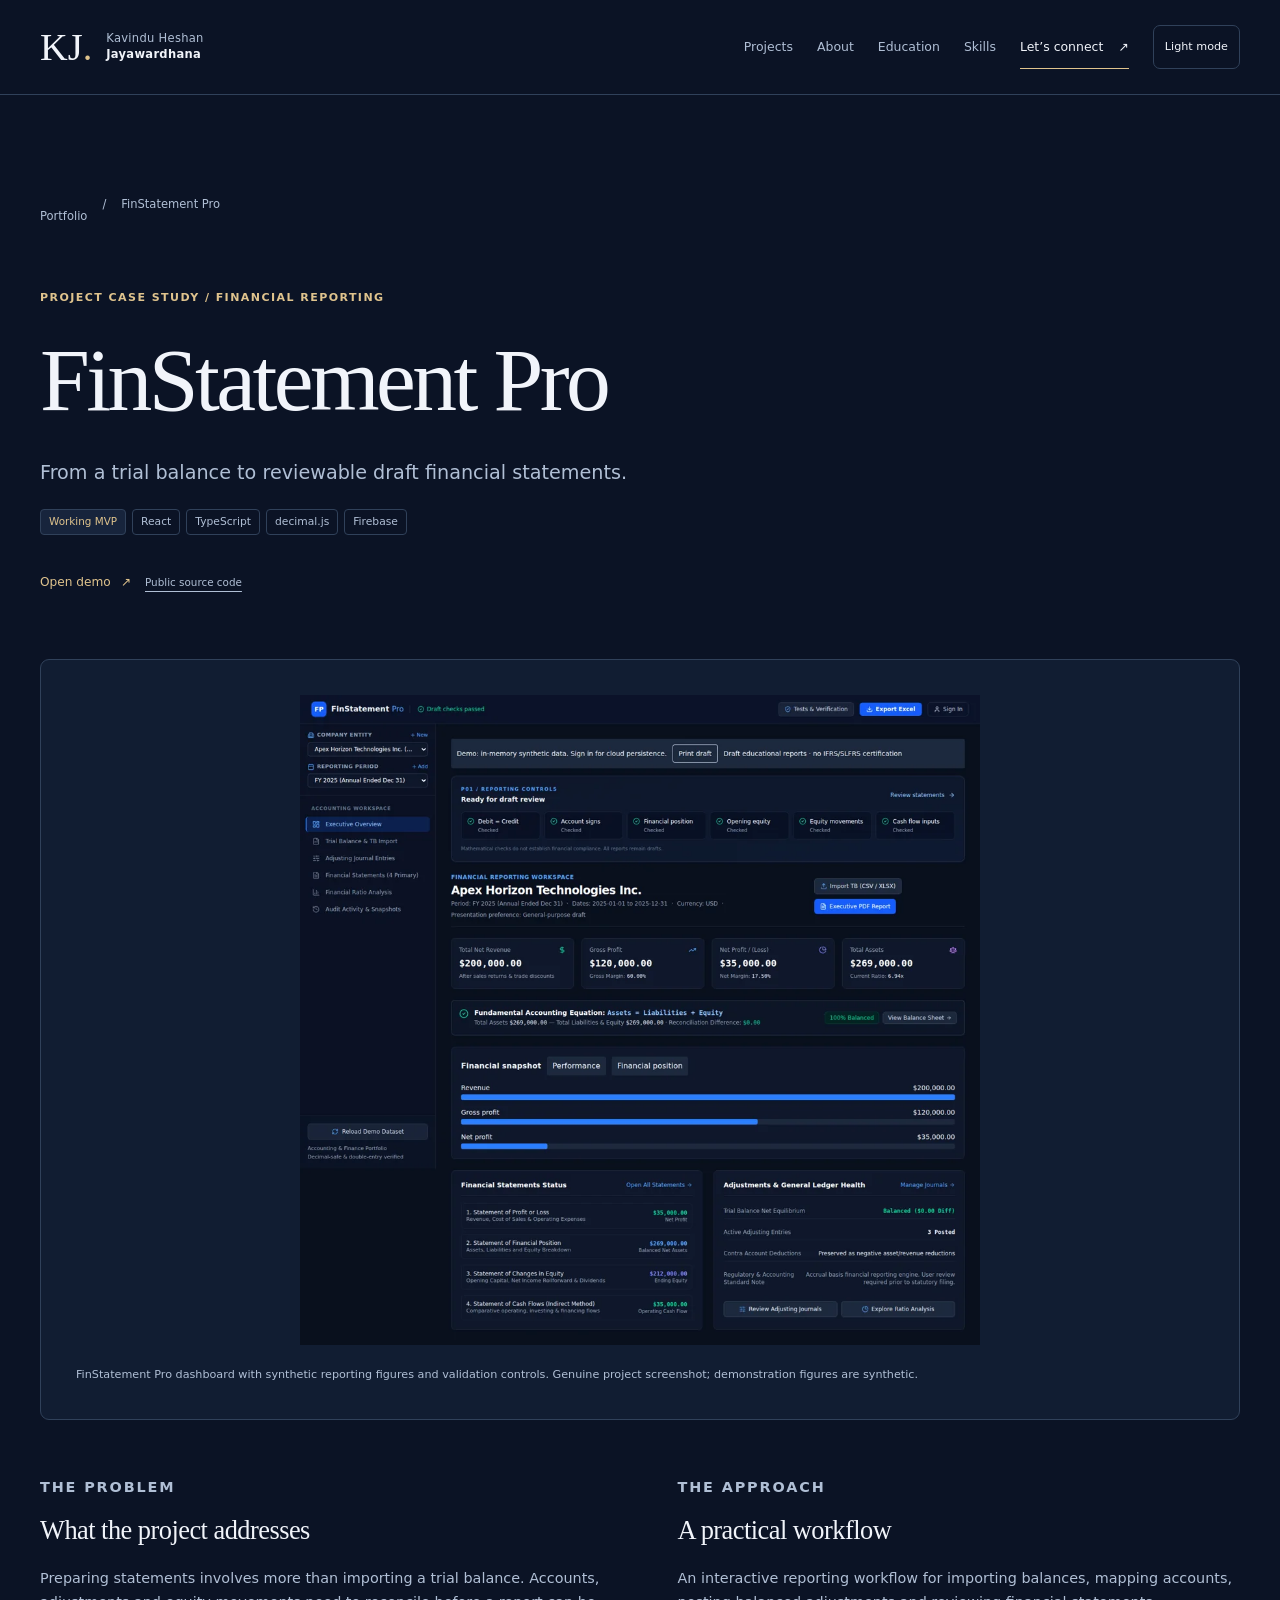
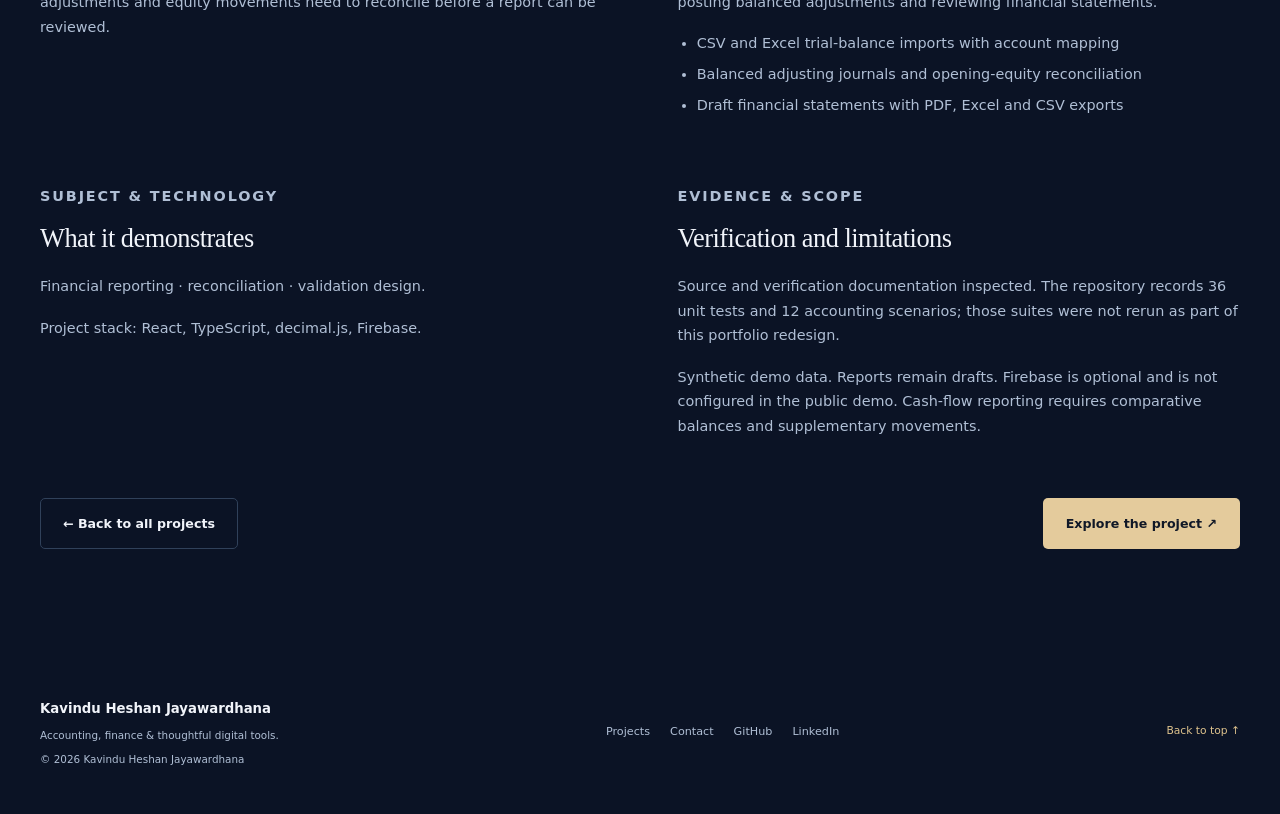
<file: project-finstatement-pro.html>
<!doctype html>
<html lang="en">
<head>
<meta charset="utf-8">
<meta name="viewport" content="width=device-width, initial-scale=1, viewport-fit=cover">
<meta name="theme-color" content="#0b1325">
<title>FinStatement Pro | Kavindu Heshan Jayawardhana</title>
<meta name="description" content="From a trial balance to reviewable draft financial statements. A project by accounting undergraduate Kavindu Heshan Jayawardhana.">
<meta name="author" content="Kavindu Heshan Jayawardhana">
<meta name="robots" content="index, follow, max-image-preview:large">
<link rel="canonical" href="https://j-kavindu.github.io/project-finstatement-pro.html">
<link rel="icon" href="/favicon.svg" type="image/svg+xml">
<meta property="og:type" content="website">
<meta property="og:title" content="FinStatement Pro | Kavindu Heshan Jayawardhana">
<meta property="og:description" content="From a trial balance to reviewable draft financial statements. A project by accounting undergraduate Kavindu Heshan Jayawardhana.">
<meta property="og:url" content="https://j-kavindu.github.io/project-finstatement-pro.html">
<meta property="og:site_name" content="Kavindu Heshan Jayawardhana">
<meta property="og:image" content="https://j-kavindu.github.io/social-preview.png">
<meta property="og:image:width" content="1200">
<meta property="og:image:height" content="630">
<meta property="og:image:alt" content="Kavindu Heshan Jayawardhana — Accounting meets technology. Accounting undergraduate at the University of Sri Jayewardenepura.">
<meta name="twitter:card" content="summary_large_image">
<meta name="twitter:title" content="FinStatement Pro | Kavindu Heshan Jayawardhana">
<meta name="twitter:description" content="From a trial balance to reviewable draft financial statements. A project by accounting undergraduate Kavindu Heshan Jayawardhana.">
<meta name="twitter:image" content="https://j-kavindu.github.io/social-preview.png">
<meta name="twitter:image:alt" content="Accounting meets technology — Kavindu Heshan Jayawardhana">
<link rel="stylesheet" href="/portfolio.css">
<script src="/portfolio.js" defer></script>
<script type="application/ld+json">{"@context": "https://schema.org", "@graph": [{"@type": "Person", "@id": "https://j-kavindu.github.io/#person", "name": "Kavindu Heshan Jayawardhana", "url": "https://j-kavindu.github.io/", "jobTitle": "Accounting Undergraduate", "description": "Accounting undergraduate and digital project developer in Sri Lanka. Studying B.Sc. (Hons) Accounting Special at the University of Sri Jayewardenepura.", "affiliation": {"@type": "CollegeOrUniversity", "name": "University of Sri Jayewardenepura", "description": "Current undergraduate study in Accounting Special, Sri Lanka"}, "sameAs": ["https://github.com/j-kavindu", "https://www.linkedin.com/in/jkavindu/"], "knowsAbout": ["Accounting", "Financial reporting", "Inventory valuation", "Finance", "Economics", "Microsoft Excel", "TypeScript", "Web applications"]}, {"@type": "SoftwareSourceCode", "name": "FinStatement Pro", "url": "https://j-kavindu.github.io/project-finstatement-pro.html", "description": "From a trial balance to reviewable draft financial statements.", "creator": {"@id": "https://j-kavindu.github.io/#person"}, "codeRepository": "https://github.com/j-kavindu/finstatement-pro", "programmingLanguage": ["TypeScript", "JavaScript"]}, {"@type": "BreadcrumbList", "itemListElement": [{"@type": "ListItem", "position": 1, "name": "Portfolio", "item": "https://j-kavindu.github.io/"}, {"@type": "ListItem", "position": 2, "name": "FinStatement Pro", "item": "https://j-kavindu.github.io/project-finstatement-pro.html"}]}]}</script>
</head><body>
<a class="skip-link" href="#main">Skip to main content</a>
<header class="site-header"><div class="shell header-inner">
<a class="brand" href="/#top" aria-label="Kavindu Heshan Jayawardhana, home"><span class="monogram" aria-hidden="true">KJ<span>.</span></span><span class="brand-name">Kavindu Heshan<br><strong>Jayawardhana</strong></span></a>
<div class="header-controls"><button class="theme-toggle" type="button" aria-label="Switch to light theme" aria-pressed="false" hidden>Light mode</button><button class="menu-toggle" type="button" aria-controls="primary-nav" aria-expanded="false" hidden>Menu <span aria-hidden="true">☰</span></button></div>
<nav id="primary-nav" class="primary-nav" aria-label="Main navigation"><a href="/#work">Projects</a><a href="/#about">About</a><a href="/#education">Education</a><a href="/#skills">Skills</a><a class="nav-contact" href="/#contact">Let’s connect <span aria-hidden="true">↗</span></a></nav>
</div></header><main id="main"><section class="shell section case-hero" id="top"><nav class="breadcrumbs" aria-label="Breadcrumb"><a href="/">Portfolio</a><span aria-hidden="true">/</span><span aria-current="page">FinStatement Pro</span></nav><p class="eyebrow">Project case study / Financial reporting</p><h1>FinStatement Pro</h1><p class="case-summary">From a trial balance to reviewable draft financial statements.</p><div class="tags"><span class="badge status">Working MVP</span><span class="badge ">React</span><span class="badge ">TypeScript</span><span class="badge ">decimal.js</span><span class="badge ">Firebase</span></div><div class="project-links"><a class="text-link" href="https://j-kavindu.github.io/finstatement-pro/">Open demo <span aria-hidden="true">↗</span></a><a class="repo-link" href="https://github.com/j-kavindu/finstatement-pro">Public source code</a></div><figure class="case-image"><img src="/project-finstatement.webp" alt="FinStatement Pro dashboard with synthetic reporting figures and validation controls" loading="lazy" decoding="async" width="1046" height="1000" class=""><figcaption>FinStatement Pro dashboard with synthetic reporting figures and validation controls. Genuine project screenshot; demonstration figures are synthetic.</figcaption></figure><div class="case-content"><section><p class="eyebrow">The problem</p><h2>What the project addresses</h2><p>Preparing statements involves more than importing a trial balance. Accounts, adjustments and equity movements need to reconcile before a report can be reviewed.</p></section><section><p class="eyebrow">The approach</p><h2>A practical workflow</h2><p>An interactive reporting workflow for importing balances, mapping accounts, posting balanced adjustments and reviewing financial statements.</p><ul><li>CSV and Excel trial-balance imports with account mapping</li><li>Balanced adjusting journals and opening-equity reconciliation</li><li>Draft financial statements with PDF, Excel and CSV exports</li></ul></section><section><p class="eyebrow">Subject &amp; technology</p><h2>What it demonstrates</h2><p>Financial reporting · reconciliation · validation design.</p><p>Project stack: React, TypeScript, decimal.js, Firebase.</p></section><section><p class="eyebrow">Evidence &amp; scope</p><h2>Verification and limitations</h2><p>Source and verification documentation inspected. The repository records 36 unit tests and 12 accounting scenarios; those suites were not rerun as part of this portfolio redesign.</p><p>Synthetic demo data. Reports remain drafts. Firebase is optional and is not configured in the public demo. Cash-flow reporting requires comparative balances and supplementary movements.</p></section></div><div class="case-bottom"><a class="button quiet" href="/#work">← Back to all projects</a><a class="button primary" href="https://j-kavindu.github.io/finstatement-pro/">Explore the project ↗</a></div></section></main><footer class="site-footer"><div class="shell footer-inner"><div><a class="footer-name" href="/#top">Kavindu Heshan Jayawardhana</a><p>Accounting, finance &amp; thoughtful digital tools.</p><small>© 2026 Kavindu Heshan Jayawardhana</small></div><nav aria-label="Footer navigation"><a href="/#work">Projects</a><a href="/#contact">Contact</a><a href="https://github.com/j-kavindu">GitHub</a><a href="https://www.linkedin.com/in/jkavindu/">LinkedIn</a></nav><a class="back-top" href="#top">Back to top ↑</a></div></footer></body></html>
</file>
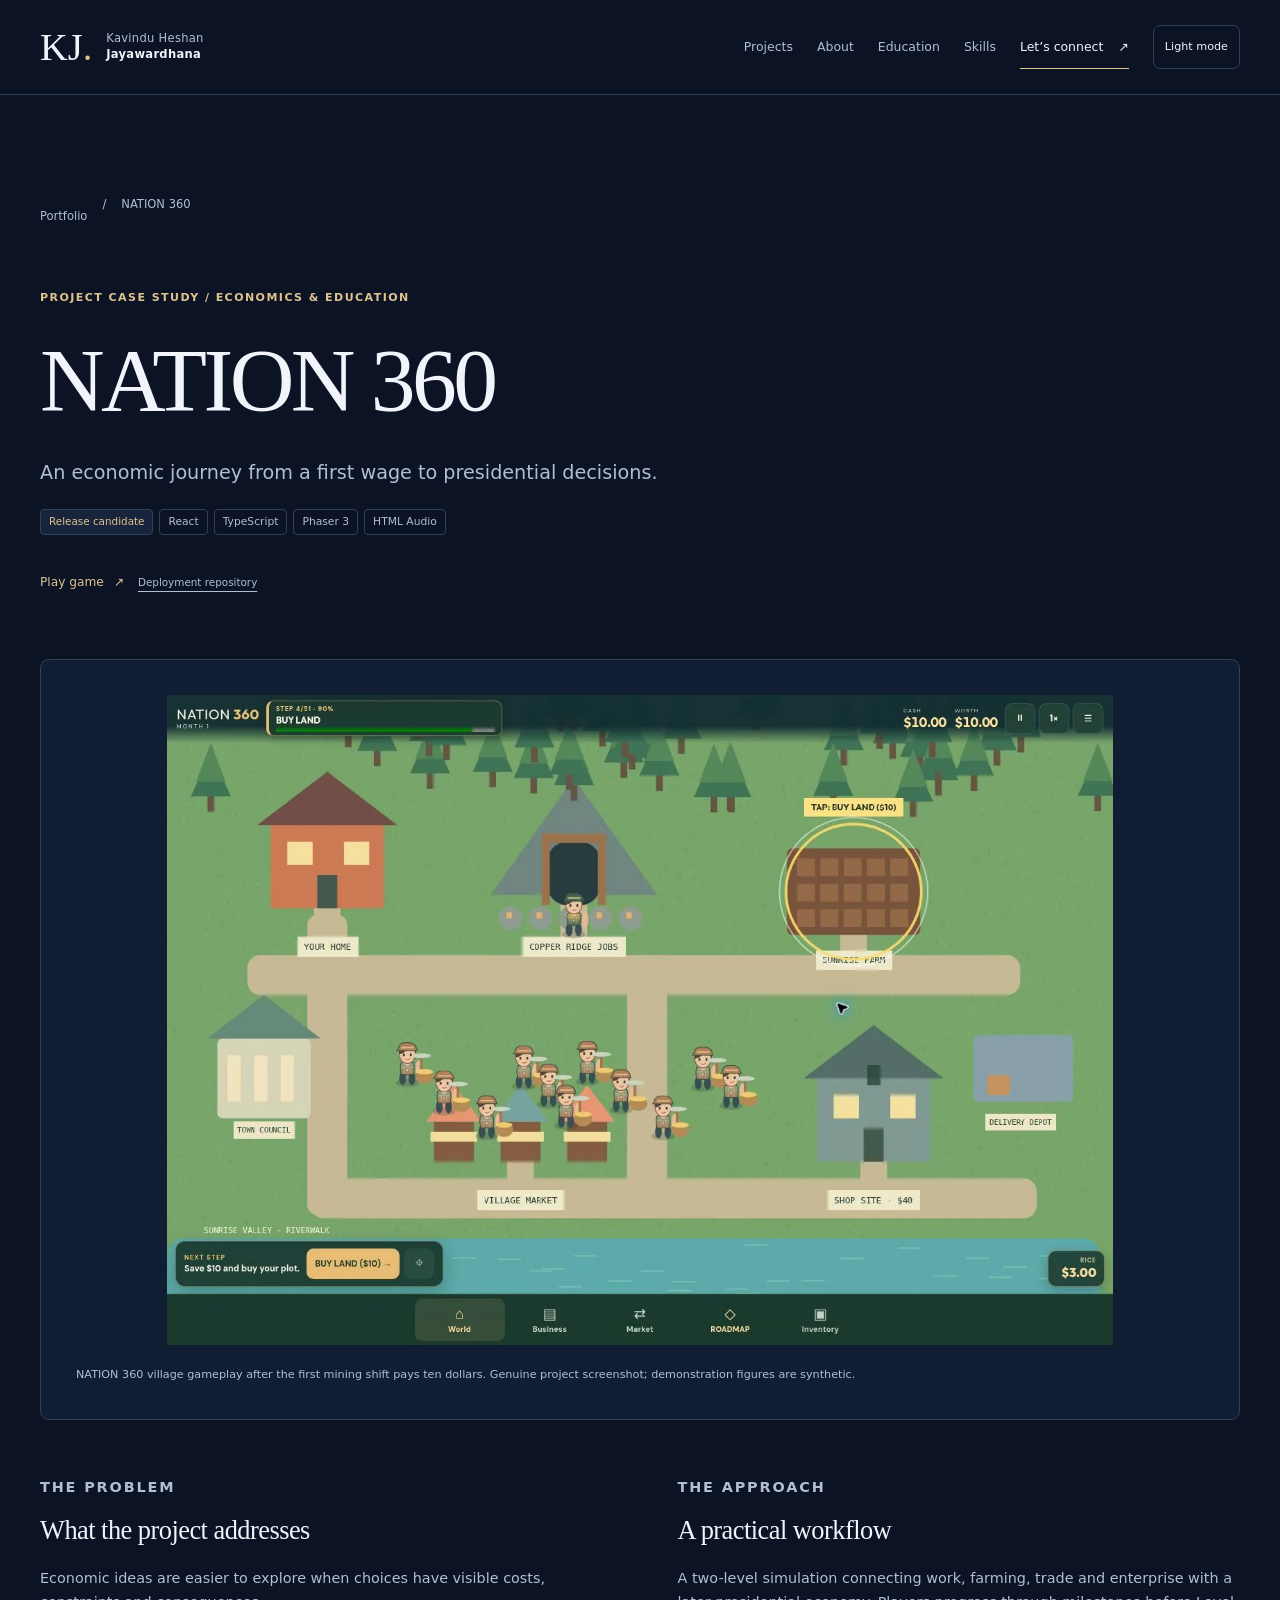
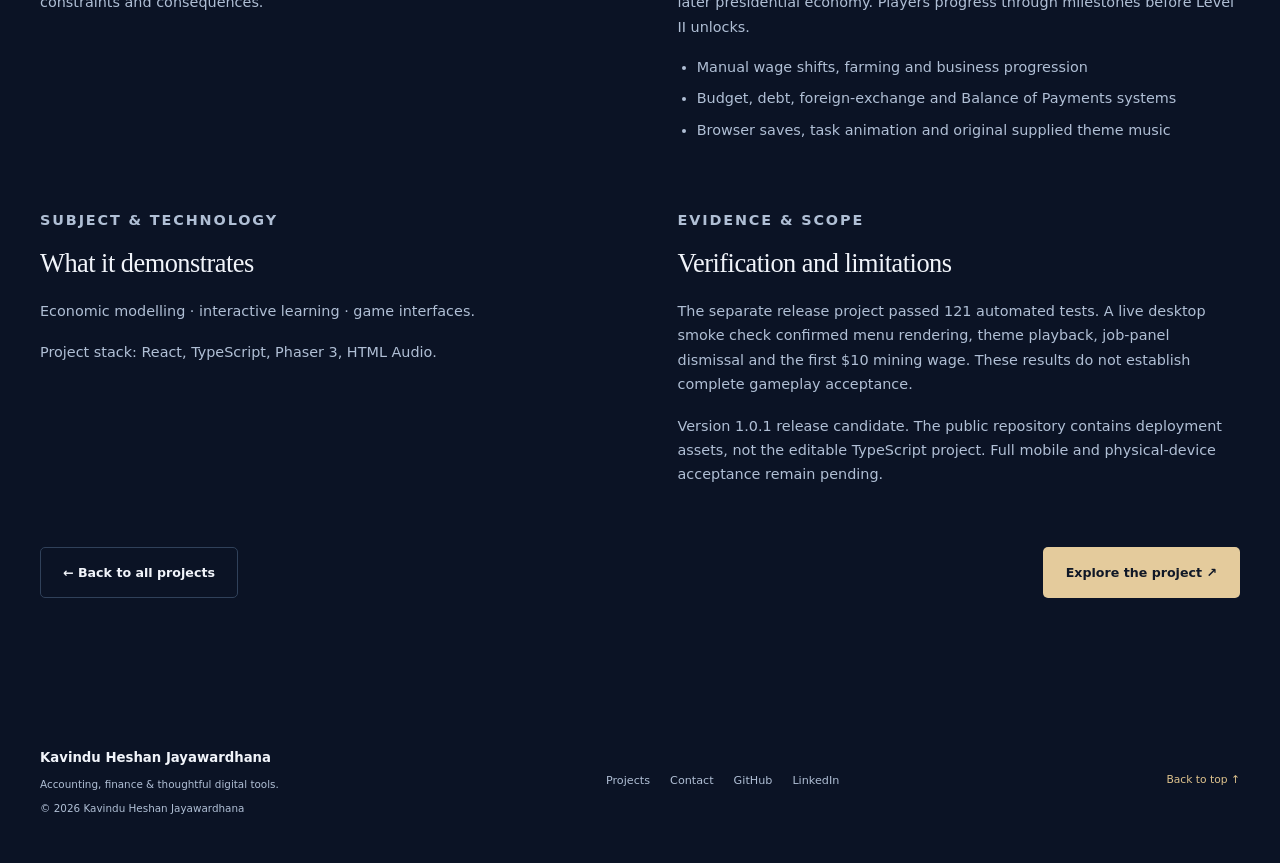
<file: project-nation360.html>
<!doctype html>
<html lang="en">
<head>
<meta charset="utf-8">
<meta name="viewport" content="width=device-width, initial-scale=1, viewport-fit=cover">
<meta name="theme-color" content="#0b1325">
<title>NATION 360 | Kavindu Heshan Jayawardhana</title>
<meta name="description" content="An economic journey from a first wage to presidential decisions. A project by accounting undergraduate Kavindu Heshan Jayawardhana.">
<meta name="author" content="Kavindu Heshan Jayawardhana">
<meta name="robots" content="index, follow, max-image-preview:large">
<link rel="canonical" href="https://j-kavindu.github.io/project-nation360.html">
<link rel="icon" href="/favicon.svg" type="image/svg+xml">
<meta property="og:type" content="website">
<meta property="og:title" content="NATION 360 | Kavindu Heshan Jayawardhana">
<meta property="og:description" content="An economic journey from a first wage to presidential decisions. A project by accounting undergraduate Kavindu Heshan Jayawardhana.">
<meta property="og:url" content="https://j-kavindu.github.io/project-nation360.html">
<meta property="og:site_name" content="Kavindu Heshan Jayawardhana">
<meta property="og:image" content="https://j-kavindu.github.io/social-preview.png">
<meta property="og:image:width" content="1200">
<meta property="og:image:height" content="630">
<meta property="og:image:alt" content="Kavindu Heshan Jayawardhana — Accounting meets technology. Accounting undergraduate at the University of Sri Jayewardenepura.">
<meta name="twitter:card" content="summary_large_image">
<meta name="twitter:title" content="NATION 360 | Kavindu Heshan Jayawardhana">
<meta name="twitter:description" content="An economic journey from a first wage to presidential decisions. A project by accounting undergraduate Kavindu Heshan Jayawardhana.">
<meta name="twitter:image" content="https://j-kavindu.github.io/social-preview.png">
<meta name="twitter:image:alt" content="Accounting meets technology — Kavindu Heshan Jayawardhana">
<link rel="stylesheet" href="/portfolio.css">
<script src="/portfolio.js" defer></script>
<script type="application/ld+json">{"@context": "https://schema.org", "@graph": [{"@type": "Person", "@id": "https://j-kavindu.github.io/#person", "name": "Kavindu Heshan Jayawardhana", "url": "https://j-kavindu.github.io/", "jobTitle": "Accounting Undergraduate", "description": "Accounting undergraduate and digital project developer in Sri Lanka. Studying B.Sc. (Hons) Accounting Special at the University of Sri Jayewardenepura.", "affiliation": {"@type": "CollegeOrUniversity", "name": "University of Sri Jayewardenepura", "description": "Current undergraduate study in Accounting Special, Sri Lanka"}, "sameAs": ["https://github.com/j-kavindu", "https://www.linkedin.com/in/jkavindu/"], "knowsAbout": ["Accounting", "Financial reporting", "Inventory valuation", "Finance", "Economics", "Microsoft Excel", "TypeScript", "Web applications"]}, {"@type": "CreativeWork", "name": "NATION 360", "url": "https://j-kavindu.github.io/project-nation360.html", "description": "An economic journey from a first wage to presidential decisions.", "creator": {"@id": "https://j-kavindu.github.io/#person"}}, {"@type": "BreadcrumbList", "itemListElement": [{"@type": "ListItem", "position": 1, "name": "Portfolio", "item": "https://j-kavindu.github.io/"}, {"@type": "ListItem", "position": 2, "name": "NATION 360", "item": "https://j-kavindu.github.io/project-nation360.html"}]}]}</script>
</head><body>
<a class="skip-link" href="#main">Skip to main content</a>
<header class="site-header"><div class="shell header-inner">
<a class="brand" href="/#top" aria-label="Kavindu Heshan Jayawardhana, home"><span class="monogram" aria-hidden="true">KJ<span>.</span></span><span class="brand-name">Kavindu Heshan<br><strong>Jayawardhana</strong></span></a>
<div class="header-controls"><button class="theme-toggle" type="button" aria-label="Switch to light theme" aria-pressed="false" hidden>Light mode</button><button class="menu-toggle" type="button" aria-controls="primary-nav" aria-expanded="false" hidden>Menu <span aria-hidden="true">☰</span></button></div>
<nav id="primary-nav" class="primary-nav" aria-label="Main navigation"><a href="/#work">Projects</a><a href="/#about">About</a><a href="/#education">Education</a><a href="/#skills">Skills</a><a class="nav-contact" href="/#contact">Let’s connect <span aria-hidden="true">↗</span></a></nav>
</div></header><main id="main"><section class="shell section case-hero" id="top"><nav class="breadcrumbs" aria-label="Breadcrumb"><a href="/">Portfolio</a><span aria-hidden="true">/</span><span aria-current="page">NATION 360</span></nav><p class="eyebrow">Project case study / Economics &amp; education</p><h1>NATION 360</h1><p class="case-summary">An economic journey from a first wage to presidential decisions.</p><div class="tags"><span class="badge status">Release candidate</span><span class="badge ">React</span><span class="badge ">TypeScript</span><span class="badge ">Phaser 3</span><span class="badge ">HTML Audio</span></div><div class="project-links"><a class="text-link" href="https://j-kavindu.github.io/nation360/">Play game <span aria-hidden="true">↗</span></a><a class="repo-link" href="https://github.com/j-kavindu/nation360">Deployment repository</a></div><figure class="case-image"><img src="/project-nation360.webp" alt="NATION 360 village gameplay after the first mining shift pays ten dollars" loading="lazy" decoding="async" width="1363" height="936" class=""><figcaption>NATION 360 village gameplay after the first mining shift pays ten dollars. Genuine project screenshot; demonstration figures are synthetic.</figcaption></figure><div class="case-content"><section><p class="eyebrow">The problem</p><h2>What the project addresses</h2><p>Economic ideas are easier to explore when choices have visible costs, constraints and consequences.</p></section><section><p class="eyebrow">The approach</p><h2>A practical workflow</h2><p>A two-level simulation connecting work, farming, trade and enterprise with a later presidential economy. Players progress through milestones before Level II unlocks.</p><ul><li>Manual wage shifts, farming and business progression</li><li>Budget, debt, foreign-exchange and Balance of Payments systems</li><li>Browser saves, task animation and original supplied theme music</li></ul></section><section><p class="eyebrow">Subject &amp; technology</p><h2>What it demonstrates</h2><p>Economic modelling · interactive learning · game interfaces.</p><p>Project stack: React, TypeScript, Phaser 3, HTML Audio.</p></section><section><p class="eyebrow">Evidence &amp; scope</p><h2>Verification and limitations</h2><p>The separate release project passed 121 automated tests. A live desktop smoke check confirmed menu rendering, theme playback, job-panel dismissal and the first $10 mining wage. These results do not establish complete gameplay acceptance.</p><p>Version 1.0.1 release candidate. The public repository contains deployment assets, not the editable TypeScript project. Full mobile and physical-device acceptance remain pending.</p></section></div><div class="case-bottom"><a class="button quiet" href="/#work">← Back to all projects</a><a class="button primary" href="https://j-kavindu.github.io/nation360/">Explore the project ↗</a></div></section></main><footer class="site-footer"><div class="shell footer-inner"><div><a class="footer-name" href="/#top">Kavindu Heshan Jayawardhana</a><p>Accounting, finance &amp; thoughtful digital tools.</p><small>© 2026 Kavindu Heshan Jayawardhana</small></div><nav aria-label="Footer navigation"><a href="/#work">Projects</a><a href="/#contact">Contact</a><a href="https://github.com/j-kavindu">GitHub</a><a href="https://www.linkedin.com/in/jkavindu/">LinkedIn</a></nav><a class="back-top" href="#top">Back to top ↑</a></div></footer></body></html>
</file>
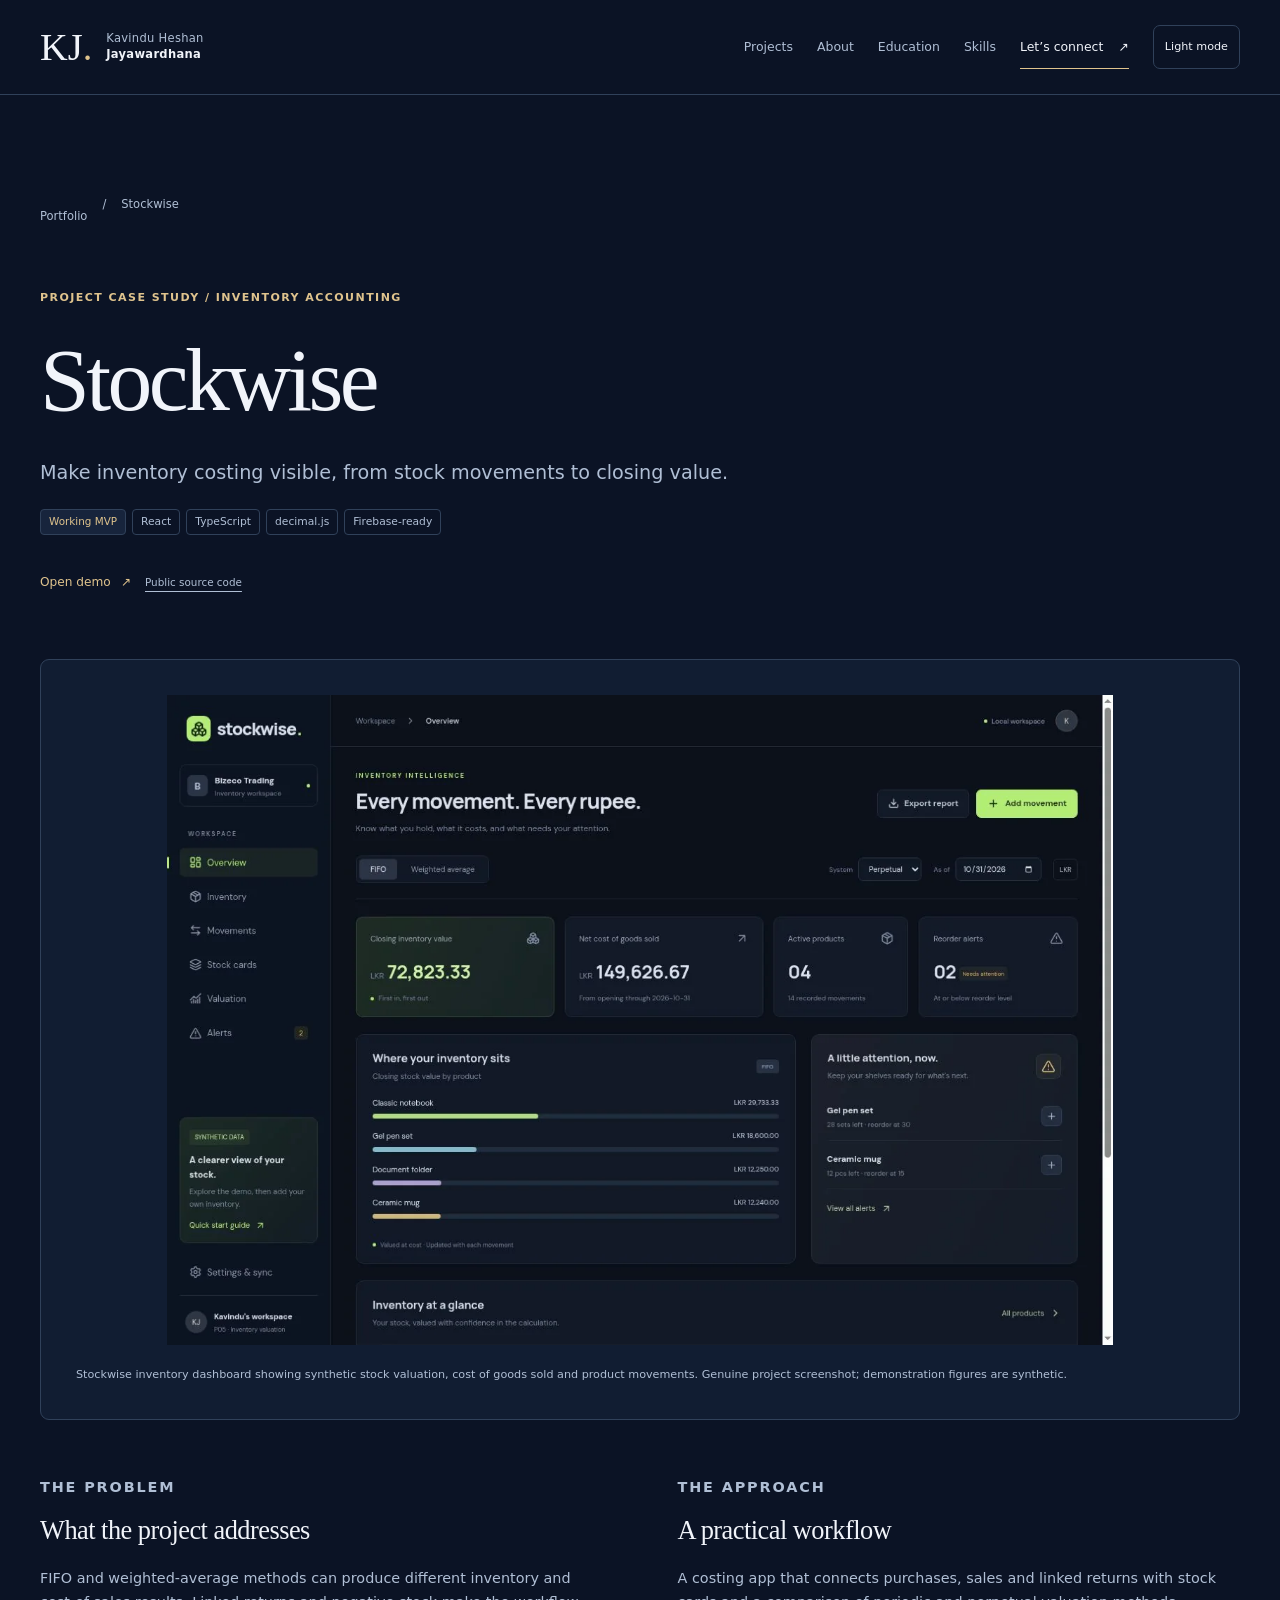
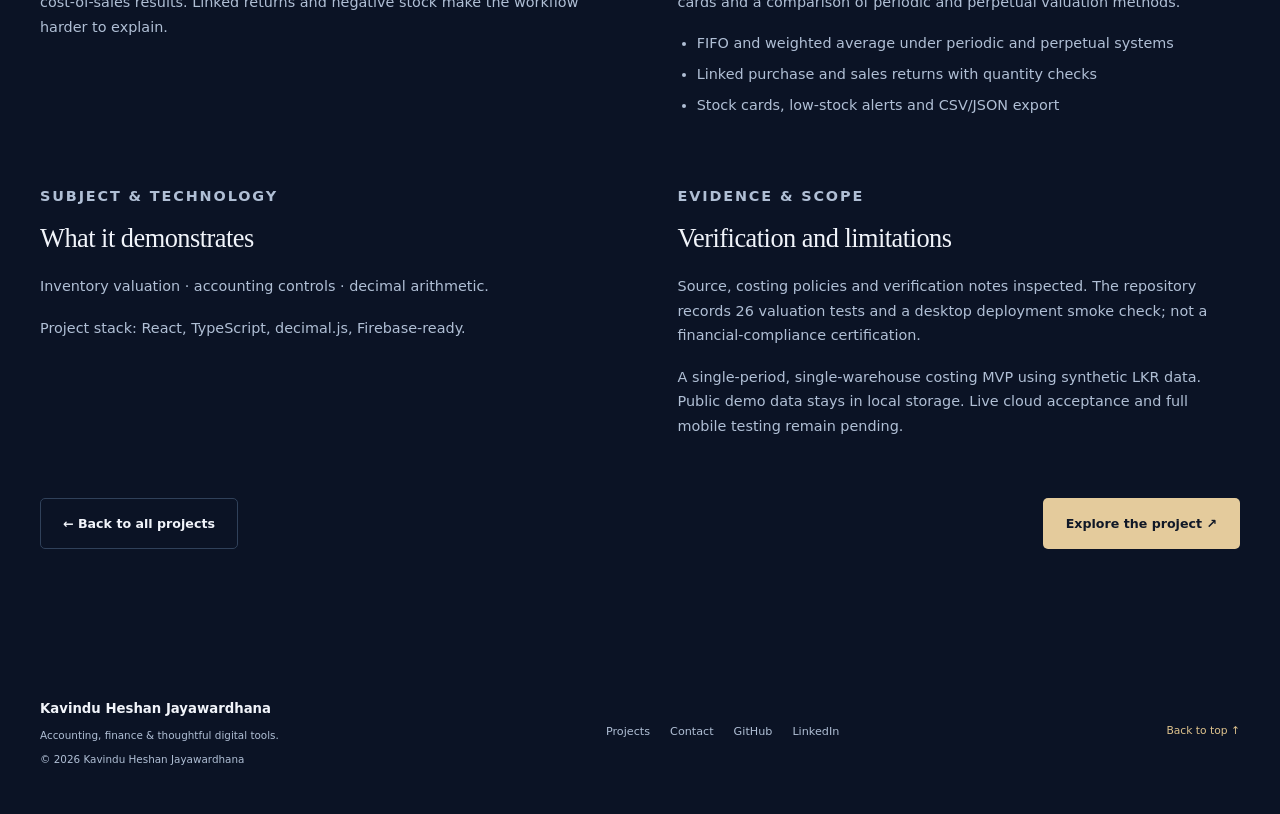
<file: project-stockwise.html>
<!doctype html>
<html lang="en">
<head>
<meta charset="utf-8">
<meta name="viewport" content="width=device-width, initial-scale=1, viewport-fit=cover">
<meta name="theme-color" content="#0b1325">
<title>Stockwise | Kavindu Heshan Jayawardhana</title>
<meta name="description" content="Make inventory costing visible, from stock movements to closing value. A project by accounting undergraduate Kavindu Heshan Jayawardhana.">
<meta name="author" content="Kavindu Heshan Jayawardhana">
<meta name="robots" content="index, follow, max-image-preview:large">
<link rel="canonical" href="https://j-kavindu.github.io/project-stockwise.html">
<link rel="icon" href="/favicon.svg" type="image/svg+xml">
<meta property="og:type" content="website">
<meta property="og:title" content="Stockwise | Kavindu Heshan Jayawardhana">
<meta property="og:description" content="Make inventory costing visible, from stock movements to closing value. A project by accounting undergraduate Kavindu Heshan Jayawardhana.">
<meta property="og:url" content="https://j-kavindu.github.io/project-stockwise.html">
<meta property="og:site_name" content="Kavindu Heshan Jayawardhana">
<meta property="og:image" content="https://j-kavindu.github.io/social-preview.png">
<meta property="og:image:width" content="1200">
<meta property="og:image:height" content="630">
<meta property="og:image:alt" content="Kavindu Heshan Jayawardhana — Accounting meets technology. Accounting undergraduate at the University of Sri Jayewardenepura.">
<meta name="twitter:card" content="summary_large_image">
<meta name="twitter:title" content="Stockwise | Kavindu Heshan Jayawardhana">
<meta name="twitter:description" content="Make inventory costing visible, from stock movements to closing value. A project by accounting undergraduate Kavindu Heshan Jayawardhana.">
<meta name="twitter:image" content="https://j-kavindu.github.io/social-preview.png">
<meta name="twitter:image:alt" content="Accounting meets technology — Kavindu Heshan Jayawardhana">
<link rel="stylesheet" href="/portfolio.css">
<script src="/portfolio.js" defer></script>
<script type="application/ld+json">{"@context": "https://schema.org", "@graph": [{"@type": "Person", "@id": "https://j-kavindu.github.io/#person", "name": "Kavindu Heshan Jayawardhana", "url": "https://j-kavindu.github.io/", "jobTitle": "Accounting Undergraduate", "description": "Accounting undergraduate and digital project developer in Sri Lanka. Studying B.Sc. (Hons) Accounting Special at the University of Sri Jayewardenepura.", "affiliation": {"@type": "CollegeOrUniversity", "name": "University of Sri Jayewardenepura", "description": "Current undergraduate study in Accounting Special, Sri Lanka"}, "sameAs": ["https://github.com/j-kavindu", "https://www.linkedin.com/in/jkavindu/"], "knowsAbout": ["Accounting", "Financial reporting", "Inventory valuation", "Finance", "Economics", "Microsoft Excel", "TypeScript", "Web applications"]}, {"@type": "SoftwareSourceCode", "name": "Stockwise", "url": "https://j-kavindu.github.io/project-stockwise.html", "description": "Make inventory costing visible, from stock movements to closing value.", "creator": {"@id": "https://j-kavindu.github.io/#person"}, "codeRepository": "https://github.com/j-kavindu/p05-inventory-valuation", "programmingLanguage": ["TypeScript", "JavaScript"]}, {"@type": "BreadcrumbList", "itemListElement": [{"@type": "ListItem", "position": 1, "name": "Portfolio", "item": "https://j-kavindu.github.io/"}, {"@type": "ListItem", "position": 2, "name": "Stockwise", "item": "https://j-kavindu.github.io/project-stockwise.html"}]}]}</script>
</head><body>
<a class="skip-link" href="#main">Skip to main content</a>
<header class="site-header"><div class="shell header-inner">
<a class="brand" href="/#top" aria-label="Kavindu Heshan Jayawardhana, home"><span class="monogram" aria-hidden="true">KJ<span>.</span></span><span class="brand-name">Kavindu Heshan<br><strong>Jayawardhana</strong></span></a>
<div class="header-controls"><button class="theme-toggle" type="button" aria-label="Switch to light theme" aria-pressed="false" hidden>Light mode</button><button class="menu-toggle" type="button" aria-controls="primary-nav" aria-expanded="false" hidden>Menu <span aria-hidden="true">☰</span></button></div>
<nav id="primary-nav" class="primary-nav" aria-label="Main navigation"><a href="/#work">Projects</a><a href="/#about">About</a><a href="/#education">Education</a><a href="/#skills">Skills</a><a class="nav-contact" href="/#contact">Let’s connect <span aria-hidden="true">↗</span></a></nav>
</div></header><main id="main"><section class="shell section case-hero" id="top"><nav class="breadcrumbs" aria-label="Breadcrumb"><a href="/">Portfolio</a><span aria-hidden="true">/</span><span aria-current="page">Stockwise</span></nav><p class="eyebrow">Project case study / Inventory accounting</p><h1>Stockwise</h1><p class="case-summary">Make inventory costing visible, from stock movements to closing value.</p><div class="tags"><span class="badge status">Working MVP</span><span class="badge ">React</span><span class="badge ">TypeScript</span><span class="badge ">decimal.js</span><span class="badge ">Firebase-ready</span></div><div class="project-links"><a class="text-link" href="https://j-kavindu.github.io/p05-inventory-valuation/">Open demo <span aria-hidden="true">↗</span></a><a class="repo-link" href="https://github.com/j-kavindu/p05-inventory-valuation">Public source code</a></div><figure class="case-image"><img src="/project-stockwise.webp" alt="Stockwise inventory dashboard showing synthetic stock valuation, cost of goods sold and product movements" loading="lazy" decoding="async" width="1348" height="926" class=""><figcaption>Stockwise inventory dashboard showing synthetic stock valuation, cost of goods sold and product movements. Genuine project screenshot; demonstration figures are synthetic.</figcaption></figure><div class="case-content"><section><p class="eyebrow">The problem</p><h2>What the project addresses</h2><p>FIFO and weighted-average methods can produce different inventory and cost-of-sales results. Linked returns and negative stock make the workflow harder to explain.</p></section><section><p class="eyebrow">The approach</p><h2>A practical workflow</h2><p>A costing app that connects purchases, sales and linked returns with stock cards and a comparison of periodic and perpetual valuation methods.</p><ul><li>FIFO and weighted average under periodic and perpetual systems</li><li>Linked purchase and sales returns with quantity checks</li><li>Stock cards, low-stock alerts and CSV/JSON export</li></ul></section><section><p class="eyebrow">Subject &amp; technology</p><h2>What it demonstrates</h2><p>Inventory valuation · accounting controls · decimal arithmetic.</p><p>Project stack: React, TypeScript, decimal.js, Firebase-ready.</p></section><section><p class="eyebrow">Evidence &amp; scope</p><h2>Verification and limitations</h2><p>Source, costing policies and verification notes inspected. The repository records 26 valuation tests and a desktop deployment smoke check; not a financial-compliance certification.</p><p>A single-period, single-warehouse costing MVP using synthetic LKR data. Public demo data stays in local storage. Live cloud acceptance and full mobile testing remain pending.</p></section></div><div class="case-bottom"><a class="button quiet" href="/#work">← Back to all projects</a><a class="button primary" href="https://j-kavindu.github.io/p05-inventory-valuation/">Explore the project ↗</a></div></section></main><footer class="site-footer"><div class="shell footer-inner"><div><a class="footer-name" href="/#top">Kavindu Heshan Jayawardhana</a><p>Accounting, finance &amp; thoughtful digital tools.</p><small>© 2026 Kavindu Heshan Jayawardhana</small></div><nav aria-label="Footer navigation"><a href="/#work">Projects</a><a href="/#contact">Contact</a><a href="https://github.com/j-kavindu">GitHub</a><a href="https://www.linkedin.com/in/jkavindu/">LinkedIn</a></nav><a class="back-top" href="#top">Back to top ↑</a></div></footer></body></html>
</file>
<file: portfolio.css>
/* Kavindu Jayawardhana — a small, dependency-free portfolio design system. */
:root{color-scheme:dark;--bg:#0b1325;--surface:#111d32;--raised:#17243c;--ink:#f1f4fa;--muted:#b0bfd5;--line:#30415a;--accent:#dfc38d;--blue:#a9c4ff;--button:#e4cb9c;--button-ink:#101827;--serif:Georgia,'Times New Roman',serif;--sans:Inter,ui-sans-serif,system-ui,-apple-system,BlinkMacSystemFont,'Segoe UI',sans-serif;--shadow:0 24px 60px #0002}
:root[data-theme=light]{color-scheme:light;--bg:#f7f8fc;--surface:#fff;--raised:#edf1f8;--ink:#15233b;--muted:#4c5e77;--line:#ccd5e2;--accent:#77541e;--blue:#2e5398;--button:#192c4b;--button-ink:#fff;--shadow:0 18px 50px #223c5c0c}
*{box-sizing:border-box}html{scroll-behavior:smooth;scroll-padding-top:110px}body{margin:0;background:var(--bg);color:var(--ink);font-family:var(--sans);font-size:16px;line-height:1.7;-webkit-font-smoothing:antialiased}button,input{font:inherit}a{color:inherit;text-decoration:none}button,a{-webkit-tap-highlight-color:transparent}button{cursor:pointer}button:focus-visible,a:focus-visible,summary:focus-visible{outline:3px solid var(--blue);outline-offset:5px;border-radius:3px}button{touch-action:manipulation}img{display:block;max-width:100%}button[hidden],[hidden]{display:none!important}h1,h2,h3,p{margin:0}h1,h2,h3{line-height:1.16}h1,h2{font-family:var(--serif);font-weight:400;letter-spacing:-.04em}h2{font-size:clamp(2.15rem,4.3vw,3.75rem)}h3{font-size:1.45rem;letter-spacing:-.025em}em{font-style:italic;color:var(--accent)}ul{padding-left:1.2em}li+li{margin-top:7px}p+p{margin-top:17px}.shell{width:min(1200px,calc(100% - 80px));margin-inline:auto}.section{padding-block:100px}.eyebrow{font-size:.69rem;font-weight:650;letter-spacing:.13em;text-transform:uppercase;color:var(--accent)}.skip-link{position:fixed;z-index:100;top:-100px;left:16px;padding:12px 18px;background:var(--button);color:var(--button-ink)}.skip-link:focus{top:10px}.site-header{position:sticky;top:0;z-index:40;border-bottom:1px solid var(--line);background:var(--bg)}.header-inner{min-height:94px;display:flex;gap:24px;align-items:center}.brand{display:flex;gap:14px;align-items:center;flex-shrink:0;min-height:48px}.monogram{font-family:var(--serif);font-size:2.4rem;line-height:1}.monogram>span{color:var(--accent)}.brand-name{font-size:.72rem;line-height:1.35;color:var(--muted);letter-spacing:.025em}.brand-name strong{font-weight:550;color:var(--ink)}.primary-nav{display:flex;gap:24px;align-items:center;margin-left:auto;font-size:.78rem}.primary-nav a{min-height:44px;display:inline-flex;align-items:center;gap:15px;color:var(--muted)}.primary-nav a:hover{color:var(--ink)}.primary-nav .nav-contact{color:var(--ink);border-bottom:1px solid var(--accent)}.header-controls{display:flex;align-items:center;gap:8px;order:3}.theme-toggle,.menu-toggle{min-height:44px;border:1px solid var(--line);background:transparent;color:var(--ink);padding:7px 11px;border-radius:7px;font-size:.7rem}.theme-toggle:hover,.menu-toggle:hover{background:var(--raised)}.hero{padding-block:92px 88px;display:grid;grid-template-columns:minmax(0,1.35fr) minmax(0,.8fr);gap:75px;align-items:center}.hero-label{display:flex;align-items:center;gap:13px}.small-line{width:25px;height:1px;background:var(--accent)}.hero-name{color:var(--muted);margin:25px 0 13px;font-size:.95rem}.hero h1{font-size:clamp(3.4rem,6.6vw,6.4rem);line-height:1.04;letter-spacing:-.055em}.hero-intro{font-size:1rem;color:var(--muted);max-width:520px;margin-top:28px;line-height:1.85}.hero-actions{display:flex;gap:14px;flex-wrap:wrap;margin-top:32px}.button{display:inline-flex;gap:28px;align-items:center;justify-content:center;min-height:51px;border-radius:5px;padding:12px 22px;font-size:.79rem;font-weight:600;border:1px solid transparent;transition:transform .18s,background .18s}.button:hover{transform:translateY(-2px)}.button.primary{background:var(--button);color:var(--button-ink)}.button.quiet{border-color:var(--line);color:var(--ink)}.button.quiet:hover{background:var(--raised)}.hero-identity{font-size:.65rem;color:var(--muted);max-width:480px;margin-top:35px;line-height:2}.hero-identity span{padding-inline:11px;margin-inline:8px;border-inline:1px solid var(--line)}.academic-card{background:var(--surface);padding:29px;border:1px solid var(--line);box-shadow:var(--shadow);position:relative;border-radius:10px}.academic-card-top{display:flex;justify-content:space-between;gap:10px;align-items:center}.academic-card-top .eyebrow{font-size:.6rem;letter-spacing:.1em}.card-mark{font-family:var(--serif);font-size:1.6rem;color:var(--accent)}.academic-art{height:150px;position:relative;margin:22px 0 30px;border-bottom:1px solid var(--line);display:flex;align-items:flex-end;gap:15px;padding:0 25px 35px;background:repeating-linear-gradient(0deg,transparent 0 29px,var(--line) 29px 30px);isolation:isolate}.art-column{width:24px;background:var(--blue);opacity:.55;transform:skewY(-20deg)}.c1{height:30px}.c2{height:49px}.c3{height:70px}.c4{height:96px;background:var(--accent);opacity:.95}.art-caption{position:absolute;bottom:7px;left:0;font-size:.46rem;letter-spacing:.12em;color:var(--muted)}.academic-status{font-size:.57rem;font-weight:650;letter-spacing:.16em;color:var(--muted)}.academic-card h2{font-family:var(--serif);font-size:1.9rem;margin-top:14px;letter-spacing:-.025em}.academic-card>p:not(.academic-status){font-size:.78rem;color:var(--ink);line-height:1.8;margin-top:17px}.academic-card>p span{color:var(--muted)}.academic-card>a{display:flex;justify-content:space-between;gap:15px;min-height:44px;align-items:center;margin-top:20px;border-top:1px solid var(--line);padding-top:13px;font-size:.67rem;color:var(--accent)}.discipline-strip{border-block:1px solid var(--line);background:var(--surface)}.discipline-strip>.shell{display:flex;justify-content:space-between;gap:20px;flex-wrap:wrap;padding-block:21px;font-size:.65rem;text-transform:uppercase;letter-spacing:.12em;color:var(--muted)}.section-heading{display:flex;justify-content:space-between;gap:50px;align-items:flex-end;margin-bottom:40px}.section-heading .eyebrow{margin-bottom:17px}.section-heading>p{max-width:340px;font-size:.8rem;color:var(--muted)}.project-toolbar{display:flex;justify-content:space-between;gap:20px;align-items:center;border-bottom:1px solid var(--line);padding-bottom:24px;margin-bottom:35px}.filters{display:flex;gap:6px;flex-wrap:wrap}.filters button{border:1px solid transparent;color:var(--muted);background:transparent;min-height:44px;padding:9px 15px;font-size:.7rem;border-radius:5px}.filters button:hover{background:var(--raised)}.filters button[aria-pressed=true]{border-color:var(--line);background:var(--raised);color:var(--ink)}.filter-status{white-space:nowrap;font-size:.65rem;color:var(--muted)}.projects-grid{display:grid;grid-template-columns:repeat(2,minmax(0,1fr));gap:25px}.project-card{border:1px solid var(--line);border-radius:9px;overflow:hidden;background:var(--surface);display:flex;flex-direction:column;min-width:0;transition:border-color .2s}.project-card:hover{border-color:var(--muted)}.featured-card{grid-column:1/-1;display:grid;grid-template-columns:1.05fr 1fr}.project-media{min-width:0;position:relative;aspect-ratio:1.7;background:#182338;display:flex;align-items:center;justify-content:center;padding:28px}.featured-card .project-media{aspect-ratio:auto;min-height:360px}.project-media img{width:100%;height:auto;max-height:340px;object-fit:contain;border-radius:4px;box-shadow:0 10px 35px #0003}.project-media img.portrait-image{width:auto;max-width:100%;max-height:230px}.media-caption{position:absolute;bottom:10px;left:28px;color:#b7c8e1;letter-spacing:.08em;text-transform:uppercase;font-size:.5rem}.project-copy{padding:30px;min-width:0;display:flex;flex-direction:column;align-items:flex-start}.featured-card .project-copy{padding:37px}.project-topline{display:flex;flex-wrap:wrap;justify-content:space-between;align-items:center;gap:12px;width:100%;margin-bottom:22px}.project-topline .eyebrow{font-size:.63rem;color:var(--muted)}.badge{font-size:.67rem;border:1px solid var(--line);border-radius:4px;padding:4px 8px;color:var(--muted);display:inline-block;line-height:1.5}.badge.status{color:var(--accent);background:var(--raised);font-size:.65rem}.project-copy h3{font-size:1.65rem}.featured-card .project-copy h3{font-size:2rem;font-family:var(--serif);font-weight:400}.project-summary{font-size:.84rem;color:var(--muted);margin-top:15px;line-height:1.8}.tags{display:flex;gap:6px;flex-wrap:wrap;margin-top:20px}.project-skills{font-size:.65rem;color:var(--muted);margin-top:16px}.project-links{display:flex;gap:14px;align-items:center;flex-wrap:wrap;margin-top:25px;font-size:.7rem;width:100%}.project-links a{min-height:44px;display:inline-flex;align-items:center;gap:10px}.text-link{color:var(--accent);font-size:.76rem;min-height:44px;display:inline-flex;align-items:center;gap:20px}.text-link:hover{text-decoration:underline;text-underline-offset:6px}.text-link.secondary{color:var(--ink)}.repo-link{color:var(--muted);font-size:.65rem;text-decoration:underline;text-underline-offset:5px}.project-notes{width:100%;font-size:.72rem;border-top:1px solid var(--line);margin-top:14px;padding-top:6px;color:var(--muted)}.project-notes summary{min-height:44px;display:list-item;align-content:center;cursor:pointer;color:var(--muted);font-size:.66rem}.project-notes p{margin-bottom:10px}.project-symbol{font-size:4rem;font-family:var(--serif);letter-spacing:-.04em;color:#c4d3ed}.project-symbol>span{display:block;font-family:var(--sans);font-size:.65rem;letter-spacing:.1em;text-transform:uppercase;margin-top:4px}.about-section{background:var(--surface);border-block:1px solid var(--line)}.about-grid{display:grid;grid-template-columns:1fr 1fr;gap:100px}.about-grid h2{font-size:clamp(2rem,3.8vw,3.3rem);margin-top:20px;line-height:1.2}.about-copy{color:var(--muted);font-size:.87rem}.about-copy .lead{font-size:1.15rem;color:var(--ink);line-height:1.8}.about-copy .text-link{margin-top:18px}.education-card{border:1px solid var(--line);background:var(--surface);padding:35px;display:flex;gap:34px;align-items:center;border-radius:8px}.education-icon{flex-shrink:0;display:grid;place-items:center;width:95px;height:115px;background:var(--raised);color:var(--accent);font-family:var(--serif);font-size:1.8rem;border:1px solid var(--line);border-radius:3px}.education-card h3{margin-top:14px;font-family:var(--serif);font-size:1.8rem;font-weight:400}.education-card p{color:var(--muted);font-size:.82rem;margin-top:10px}.education-card .degree-long{font-size:.72rem}.skills-section{border-top:1px solid var(--line)}.skills-grid{display:grid;grid-template-columns:repeat(4,minmax(0,1fr));gap:30px}.skill-group{border-top:1px solid var(--line);padding-top:18px}.skill-number{font-family:var(--serif);font-size:1.3rem;color:var(--accent)}.skill-group h3{font-size:.9rem;margin-top:22px;line-height:1.6;min-height:45px}.skill-group ul{list-style:none;padding:0;color:var(--muted);font-size:.75rem;margin-top:20px;line-height:1.9}.skill-group li{margin-top:10px}.community-section{border-top:1px solid var(--line);display:grid;grid-template-columns:1fr 1fr;gap:80px}.community-section h2{font-size:2.8rem;margin-top:18px}.community-copy>p:last-child{font-size:.85rem;color:var(--muted);max-width:420px;margin-top:20px}.community-links{align-self:center}.community-links a{display:flex;align-items:center;justify-content:space-between;gap:20px;border-bottom:1px solid var(--line);padding:20px 0;min-height:80px}.community-links strong{font-size:.86rem;font-weight:500}.community-links small{display:block;font-size:.67rem;color:var(--muted);margin-top:5px}.community-links a>span:last-child{color:var(--accent);font-size:1.3rem}.contact-section{background:var(--surface);border-block:1px solid var(--line)}.contact-grid{display:grid;grid-template-columns:1.15fr 1fr;gap:90px}.contact-grid h2{margin-top:20px}.contact-grid>div>p:last-child{color:var(--muted);font-size:.87rem;max-width:420px;margin-top:25px}.contact-links a{display:grid;grid-template-columns:1fr auto;gap:6px 20px;align-items:center;padding:18px 0 24px;border-bottom:1px solid var(--line);min-height:90px}.contact-links .eyebrow{grid-column:1;font-size:.59rem}.contact-links strong{font-size:1rem;font-weight:450;overflow-wrap:anywhere}.contact-links a>span:last-child{grid-column:2;grid-row:1/3;color:var(--accent);font-size:1.3rem}.site-footer{padding-block:45px}.footer-inner{display:flex;justify-content:space-between;gap:35px;align-items:center}.footer-name{font-size:.83rem;font-weight:550}.footer-inner p,.footer-inner small{font-size:.65rem;color:var(--muted);margin-top:6px;display:block}.footer-inner nav{display:flex;gap:20px;flex-wrap:wrap;font-size:.7rem;color:var(--muted)}.footer-inner nav a,.back-top{min-height:44px;display:inline-flex;align-items:center}.back-top{font-size:.67rem;color:var(--accent);white-space:nowrap}.breadcrumbs{display:flex;gap:15px;flex-wrap:wrap;font-size:.72rem;color:var(--muted);margin-bottom:50px}.case-hero>h1{font-size:clamp(3rem,7vw,6rem);margin-top:20px}.case-summary{font-size:1.2rem;color:var(--muted);max-width:700px;margin-top:25px}.case-hero>.project-links{max-width:800px}.case-image{margin:55px 0;background:var(--surface);padding:35px;border:1px solid var(--line);border-radius:9px}.case-image img{max-height:650px;width:100%;height:auto;object-fit:contain}.case-image figcaption{margin-top:20px;font-size:.7rem;color:var(--muted)}.case-content{display:grid;grid-template-columns:1fr 1fr;gap:50px 75px}.case-content h2{font-size:1.65rem;margin:15px 0 20px;letter-spacing:-.02em}.case-content p,.case-content li{color:var(--muted);font-size:.9rem}.case-bottom{margin-top:60px;display:flex;justify-content:space-between;gap:20px;flex-wrap:wrap}.error-page{min-height:65vh}.error-page h1{font-size:clamp(3rem,7vw,6rem);margin-top:25px}.error-page>p:not(.eyebrow){margin-top:25px;color:var(--muted)}.error-page .button{margin-top:25px}
@media(min-width:1600px){.hero{padding-block:120px}.hero h1{font-size:6.6rem}}
@media(max-width:1100px){.shell{width:calc(100% - 56px)}.primary-nav{gap:15px}.header-inner{gap:15px}.brand-name{display:none}.hero{gap:35px}.hero h1{font-size:5rem}.hero-identity span{border:0;padding:0;margin:0;display:block}.academic-card{padding:23px}.featured-card .project-copy{padding:28px}.featured-card .project-media{padding:24px;min-height:320px}.about-grid{gap:50px}.skills-grid{grid-template-columns:repeat(2,minmax(0,1fr));gap:30px}.contact-grid{gap:50px}}
@media(max-width:760px){html{scroll-padding-top:90px}.shell{width:calc(100% - 40px)}.section{padding-block:70px}.header-inner{min-height:78px;flex-wrap:wrap;gap:0;padding-block:14px}.brand-name{display:block;font-size:.62rem}.monogram{font-size:1.9rem}.brand{gap:10px}.header-controls{margin-left:auto;order:0}.primary-nav{width:100%;margin:10px 0 0;padding-block:8px;border-top:1px solid var(--line);gap:8px 25px;flex-wrap:wrap}.primary-nav[data-mobile=collapsed]{display:none}.primary-nav a{font-size:.83rem}.hero{grid-template-columns:1fr;gap:45px;padding-block:58px}.hero h1{font-size:clamp(3rem,10vw,5rem)}.hero-name{margin-top:25px}.hero-intro{font-size:.92rem;max-width:560px}.hero-identity{margin-top:25px}.hero-identity span{border:0;display:inline;padding:0 8px;margin:0}.academic-card{max-width:560px;width:100%;padding:25px}.academic-art{height:95px;margin:15px 0 22px;padding-left:35%;}.art-column{transform:none;width:18px}.c1{height:15px}.c2{height:26px}.c3{height:38px}.c4{height:50px}.academic-card h2{font-size:1.8rem}.discipline-strip>.shell{justify-content:flex-start;gap:12px 23px;font-size:.55rem;padding-block:17px}.section-heading{display:block;margin-bottom:30px}.section-heading>p{margin-top:24px;max-width:500px}.project-toolbar{display:block}.filter-status{margin-top:15px}.filters{gap:3px}.filters button{padding:8px 12px}.projects-grid{grid-template-columns:1fr;gap:22px}.featured-card{display:flex}.featured-card .project-media{aspect-ratio:1.7;min-height:0}.project-media{padding:24px}.project-media img{max-height:300px}.featured-card .project-copy,.project-copy{padding:25px}.project-topline{margin-bottom:16px}.featured-card .project-copy h3{font-size:1.9rem}.about-grid{grid-template-columns:1fr;gap:35px}.about-copy .lead{font-size:1.05rem}.education-card{gap:22px;padding:25px;align-items:flex-start}.education-icon{width:60px;height:78px;font-size:1.25rem}.education-card h3{font-size:1.5rem}.skills-grid{gap:25px}.skill-group h3{min-height:0}.skill-group ul{margin-top:15px}.community-section{grid-template-columns:1fr;gap:25px}.community-section h2{font-size:2.3rem}.contact-grid{grid-template-columns:1fr;gap:35px}.contact-links strong{font-size:1rem}.footer-inner{flex-wrap:wrap;gap:20px}.footer-inner>div{width:100%}.case-content{grid-template-columns:1fr;gap:35px}.case-image{padding:15px;margin-block:35px}.case-summary{font-size:1.05rem}.breadcrumbs{margin-bottom:30px}.case-hero>h1{font-size:clamp(2.8rem,9vw,4.2rem)}}
@media(max-width:370px){.shell{width:calc(100% - 30px)}.brand-name{font-size:.57rem}.theme-toggle,.menu-toggle{font-size:.62rem;padding-inline:8px}.brand{gap:7px}.hero h1{font-size:3rem}.hero-identity span{display:block;padding:0}.button{padding-inline:17px;gap:15px}.skills-grid{grid-template-columns:1fr}.project-topline{align-items:flex-start;flex-direction:column}.education-card{display:block}.education-icon{display:none}.project-copy,.featured-card .project-copy{padding:21px}.tags{gap:4px}.project-links{gap:9px 18px}.hero-label{font-size:.58rem}.academic-card{padding:20px}}
@media(prefers-reduced-motion:reduce){html{scroll-behavior:auto}*,*:before,*:after{animation:none!important;transition:none!important;scroll-behavior:auto!important}}
@media print{.site-header,.filters,.theme-toggle,.menu-toggle,.site-footer,.project-notes,.hero-actions{display:none!important}.shell{width:100%}body{background:#fff;color:#111;font-size:11pt}.section{padding-block:20px}.hero{padding-block:15px;gap:20px}.hero h1{font-size:36pt}.project-card,.education-card{break-inside:avoid;border-color:#aaa}.project-card{display:block}.project-media{max-height:200px}.project-copy{padding:15px}.project-summary,.about-copy,.case-content p,.contact-links,.badge,.eyebrow{color:#333}.academic-art{display:none}.contact-section,.about-section{background:#fff}.case-image{break-inside:avoid}}

.hero-contact{margin-top:12px}.hero-contact .text-link{font-size:.72rem}.breadcrumbs a{min-height:44px;display:inline-flex;align-items:center}
</file>
